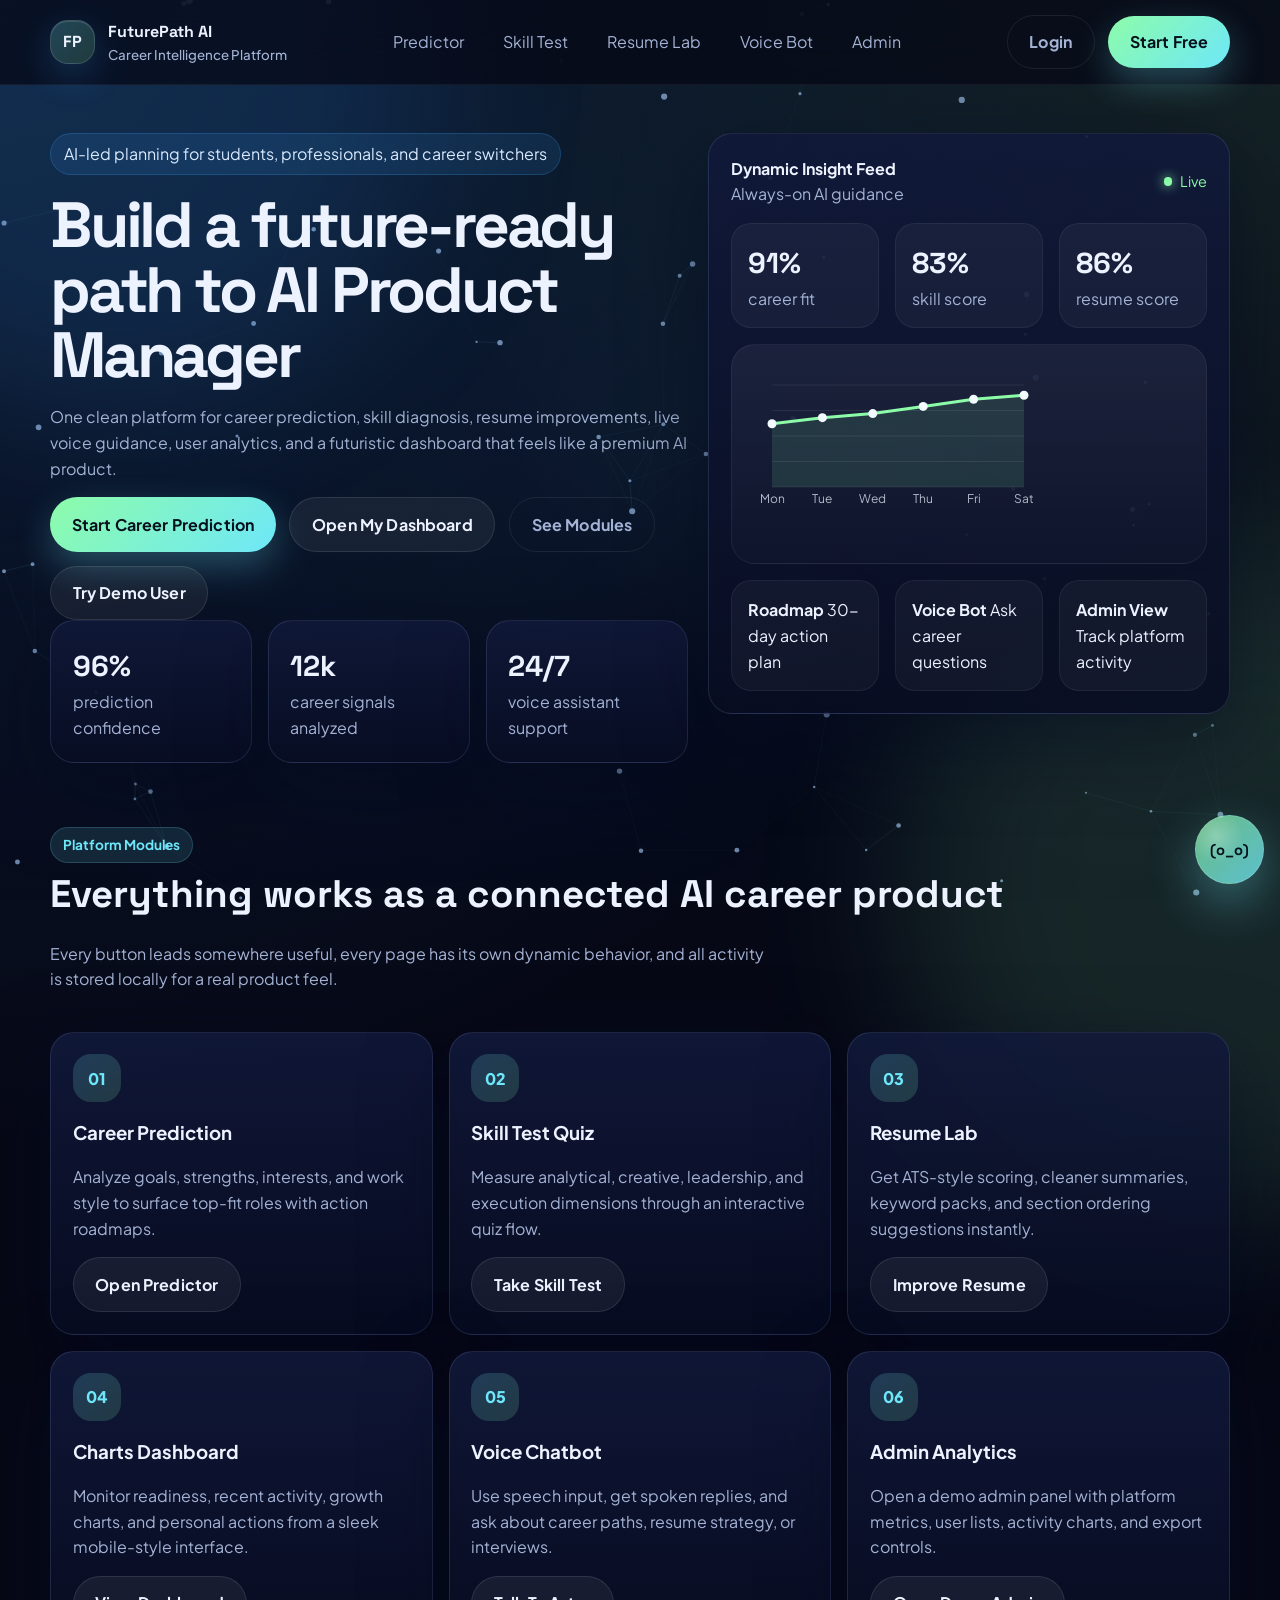
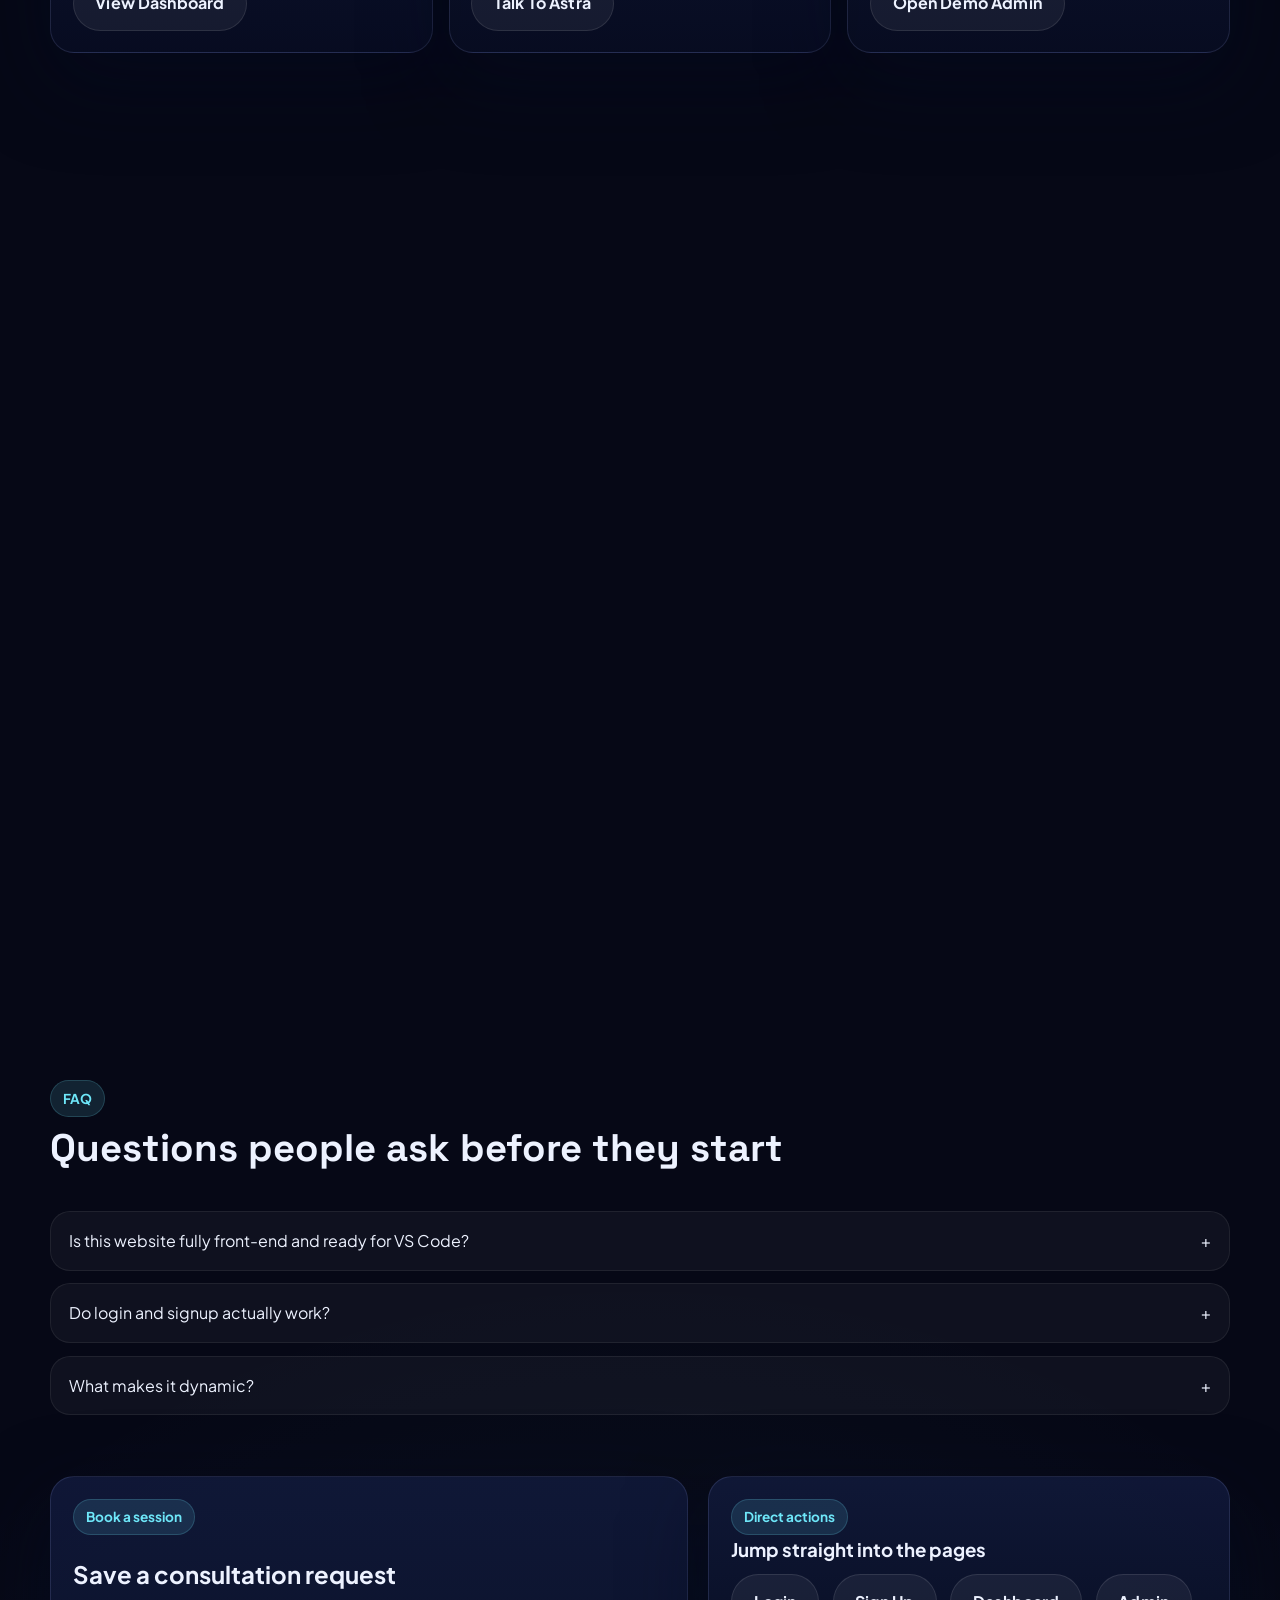
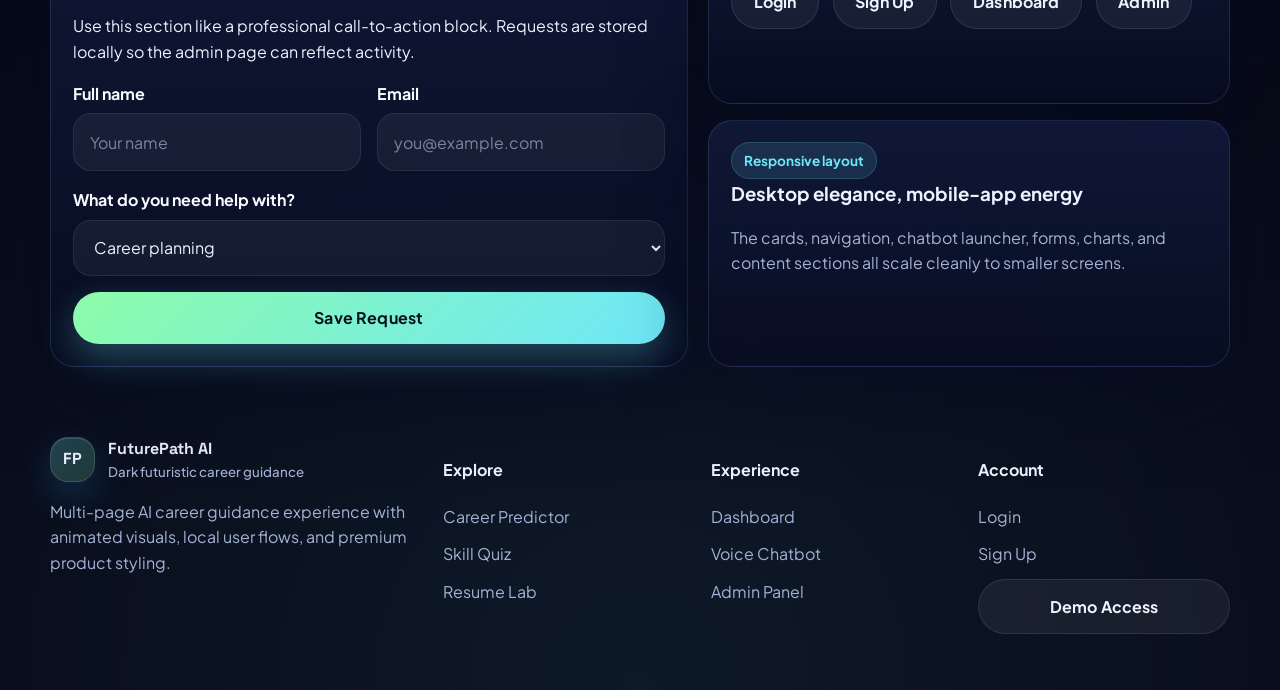
<file: index.html>
<!doctype html>
<html lang="en">
  <head>
    <meta charset="UTF-8" />
    <meta name="viewport" content="width=device-width, initial-scale=1.0" />
    <title>FuturePath AI | Career Guidance Platform</title>
    <meta
      name="description"
      content="FuturePath AI is a futuristic career guidance website with career prediction, skill testing, resume suggestions, voice chatbot, analytics dashboard, and admin controls."
    />
    <link rel="stylesheet" href="assets/css/styles.css" />
    <script src="assets/js/app.js" defer></script>
    <script src="assets/js/home.js" defer></script>
  </head>
  <body>
    <header class="site-header">
      <nav class="nav container">
        <a class="brand" href="index.html">
          <span class="brand-mark">FP</span>
          <span class="brand-copy"
            >FuturePath AI<small>Career Intelligence Platform</small></span
          >
        </a>
        <button class="nav-toggle" aria-label="Open navigation">
          <span></span><span></span><span></span>
        </button>
        <div class="nav-links">
          <a href="career-predictor.html">Predictor</a>
          <a href="skill-quiz.html">Skill Test</a>
          <a href="resume-lab.html">Resume Lab</a>
          <a href="voice-chatbot.html">Voice Bot</a>
          <a href="admin.html">Admin</a>
        </div>
        <div class="nav-actions">
          <a class="btn btn-ghost" href="login.html" data-auth-link>Login</a>
          <a class="btn btn-primary" href="signup.html" data-auth-cta
            >Start Free</a
          >
        </div>
      </nav>
    </header>

    <main>
      <section class="hero">
        <div class="container hero-grid">
          <div class="hero-copy reveal">
            <span class="eyebrow"
              >AI-led planning for students, professionals, and career
              switchers</span
            >
            <h1>
              Build a future-ready path to
              <span id="heroCareerTarget">AI Product Manager</span>
            </h1>
            <p>
              One clean platform for career prediction, skill diagnosis, resume
              improvements, live voice guidance, user analytics, and a
              futuristic dashboard that feels like a premium AI product.
            </p>
            <div class="hero-actions">
              <a class="btn btn-primary" href="career-predictor.html"
                >Start Career Prediction</a
              >
              <a class="btn btn-secondary" href="dashboard.html"
                >Open My Dashboard</a
              >
              <button
                class="btn btn-ghost"
                data-scroll-target="#platformModules"
              >
                See Modules
              </button>
              <button
                class="btn btn-secondary"
                type="button"
                data-demo-login="user"
              >
                Try Demo User
              </button>
            </div>
            <div class="hero-metrics">
              <article class="metric-chip">
                <strong data-count="96" data-suffix="%">0%</strong>
                <span>prediction confidence</span>
              </article>
              <article class="metric-chip">
                <strong data-count="12" data-suffix="k">0k</strong>
                <span>career signals analyzed</span>
              </article>
              <article class="metric-chip">
                <strong data-count="24" data-suffix="/7">0/7</strong>
                <span>voice assistant support</span>
              </article>
            </div>
          </div>

          <div class="hero-visual reveal">
            <div class="dashboard-preview glass-card tilt-card">
              <div class="preview-topbar">
                <div>
                  <strong class="mono">Dynamic Insight Feed</strong>
                  <div class="form-help">Always-on AI guidance</div>
                </div>
                <span class="status-dot">Live</span>
              </div>
              <div class="preview-stats">
                <div class="mini-stat">
                  <strong>91%</strong>
                  <span>career fit</span>
                </div>
                <div class="mini-stat">
                  <strong>83%</strong>
                  <span>skill score</span>
                </div>
                <div class="mini-stat">
                  <strong>86%</strong>
                  <span>resume score</span>
                </div>
              </div>
              <div class="mini-chart">
                <canvas id="heroTrendChart"></canvas>
              </div>
              <div class="score-list">
                <div class="score-item">
                  <strong>Roadmap</strong>
                  <span>30-day action plan</span>
                </div>
                <div class="score-item">
                  <strong>Voice Bot</strong>
                  <span>Ask career questions</span>
                </div>
                <div class="score-item">
                  <strong>Admin View</strong>
                  <span>Track platform activity</span>
                </div>
              </div>
            </div>
          </div>
        </div>
      </section>

      <section class="section" id="platformModules">
        <div class="container">
          <div class="section-header reveal">
            <div>
              <span class="tag">Platform Modules</span>
              <h2>Everything works as a connected AI career product</h2>
              <p>
                Every button leads somewhere useful, every page has its own
                dynamic behavior, and all activity is stored locally for a real
                product feel.
              </p>
            </div>
          </div>
          <div class="feature-grid">
            <article class="feature-card col-4 reveal tilt-card">
              <div class="icon-badge">01</div>
              <h3>Career Prediction</h3>
              <p>
                Analyze goals, strengths, interests, and work style to surface
                top-fit roles with action roadmaps.
              </p>
              <a class="btn btn-secondary" href="career-predictor.html"
                >Open Predictor</a
              >
            </article>
            <article class="feature-card col-4 reveal tilt-card">
              <div class="icon-badge">02</div>
              <h3>Skill Test Quiz</h3>
              <p>
                Measure analytical, creative, leadership, and execution
                dimensions through an interactive quiz flow.
              </p>
              <a class="btn btn-secondary" href="skill-quiz.html"
                >Take Skill Test</a
              >
            </article>
            <article class="feature-card col-4 reveal tilt-card">
              <div class="icon-badge">03</div>
              <h3>Resume Lab</h3>
              <p>
                Get ATS-style scoring, cleaner summaries, keyword packs, and
                section ordering suggestions instantly.
              </p>
              <a class="btn btn-secondary" href="resume-lab.html"
                >Improve Resume</a
              >
            </article>
            <article class="feature-card col-4 reveal tilt-card">
              <div class="icon-badge">04</div>
              <h3>Charts Dashboard</h3>
              <p>
                Monitor readiness, recent activity, growth charts, and personal
                actions from a sleek mobile-style interface.
              </p>
              <a class="btn btn-secondary" href="dashboard.html"
                >View Dashboard</a
              >
            </article>
            <article class="feature-card col-4 reveal tilt-card">
              <div class="icon-badge">05</div>
              <h3>Voice Chatbot</h3>
              <p>
                Use speech input, get spoken replies, and ask about career
                paths, resume strategy, or interviews.
              </p>
              <a class="btn btn-secondary" href="voice-chatbot.html"
                >Talk To Astra</a
              >
            </article>
            <article class="feature-card col-4 reveal tilt-card">
              <div class="icon-badge">06</div>
              <h3>Admin Analytics</h3>
              <p>
                Open a demo admin panel with platform metrics, user lists,
                activity charts, and export controls.
              </p>
              <button
                class="btn btn-secondary"
                type="button"
                data-demo-login="admin"
              >
                Open Demo Admin
              </button>
            </article>
          </div>
        </div>
      </section>

      <section class="section">
        <div class="container page-hero-grid">
          <div class="glass-card reveal">
            <span class="tag">How it works</span>
            <h2>Move from confusion to clarity in three guided stages</h2>
            <div class="timeline">
              <div class="timeline-item">
                <strong>1. Diagnose your direction</strong>
                <p>
                  Run the career predictor and skill quiz to reveal where your
                  strengths create the strongest fit.
                </p>
              </div>
              <div class="timeline-item">
                <strong>2. Turn insights into assets</strong>
                <p>
                  Use the resume lab and dashboard to turn the raw signal into
                  visible career materials and progress tracking.
                </p>
              </div>
              <div class="timeline-item">
                <strong>3. Keep momentum live</strong>
                <p>
                  Talk to the voice chatbot anytime and review platform growth
                  through the admin and user analytics pages.
                </p>
              </div>
            </div>
          </div>
          <div class="spotlight-card reveal">
            <div class="info-card">
              <span class="tag">Popular pathways</span>
              <h3>Top AI-age roles discovered by the platform</h3>
              <div class="chip-list">
                <span class="pill">AI Product Manager</span>
                <span class="pill">ML Engineer</span>
                <span class="pill">UX Research Analyst</span>
                <span class="pill">Data Scientist</span>
                <span class="pill">Cloud Automation Engineer</span>
              </div>
            </div>
            <div class="info-card">
              <span class="tag">Professional structure</span>
              <h3>
                Designed like a real product, not just a single landing page
              </h3>
              <p>
                The website includes full navigation, stateful pages, local
                account flows, charts, forms, scroll effects, hover effects, and
                responsive layouts for desktop and mobile.
              </p>
            </div>
          </div>
        </div>
      </section>

      <section class="section">
        <div class="container">
          <div class="section-header reveal">
            <div>
              <span class="tag">Testimonials</span>
              <h2>Professional experience with app-like polish</h2>
            </div>
          </div>
          <div class="feature-grid">
            <article class="testimonial-card col-4 reveal">
              <p>
                "The dashboard and predictor feel like a premium startup
                product. I could actually imagine using it every week."
              </p>
              <strong>Student user</strong>
            </article>
            <article class="testimonial-card col-4 reveal">
              <p>
                "The resume guidance gave me clearer phrasing, stronger
                keywords, and better confidence before applications."
              </p>
              <strong>Career switcher</strong>
            </article>
            <article class="testimonial-card col-4 reveal">
              <p>
                "The voice chatbot and admin demo made it feel like a full
                digital product, not just static pages."
              </p>
              <strong>Portfolio reviewer</strong>
            </article>
          </div>
        </div>
      </section>

      <section class="section">
        <div class="container">
          <div class="section-header reveal">
            <div>
              <span class="tag">FAQ</span>
              <h2>Questions people ask before they start</h2>
            </div>
          </div>
          <div class="faq-list">
            <article class="faq-item reveal">
              <button class="faq-toggle" type="button">
                <span
                  >Is this website fully front-end and ready for VS Code?</span
                >
                <span>+</span>
              </button>
              <div class="faq-content">
                <p>
                  Yes. It uses plain HTML, CSS, and JavaScript with local
                  storage, so you can open it directly after copying the files.
                </p>
              </div>
            </article>
            <article class="faq-item reveal">
              <button class="faq-toggle" type="button">
                <span>Do login and signup actually work?</span>
                <span>+</span>
              </button>
              <div class="faq-content">
                <p>
                  Yes. Accounts are stored in the browser using local storage,
                  and the demo user plus demo admin are seeded automatically.
                </p>
              </div>
            </article>
            <article class="faq-item reveal">
              <button class="faq-toggle" type="button">
                <span>What makes it dynamic?</span>
                <span>+</span>
              </button>
              <div class="faq-content">
                <p>
                  The background animates continuously, the chatbot face
                  changes, charts render live, counters animate, scroll reveal
                  effects fire, and forms generate real results.
                </p>
              </div>
            </article>
          </div>
        </div>
      </section>

      <section class="section">
        <div class="container page-hero-grid">
          <div class="glass-card reveal">
            <span class="tag">Book a session</span>
            <h2>Save a consultation request</h2>
            <p>
              Use this section like a professional call-to-action block.
              Requests are stored locally so the admin page can reflect
              activity.
            </p>
            <form id="contactForm">
              <div class="field-grid">
                <div class="field">
                  <label for="contactName">Full name</label>
                  <input
                    id="contactName"
                    name="name"
                    type="text"
                    placeholder="Your name"
                    required
                  />
                </div>
                <div class="field">
                  <label for="contactEmail">Email</label>
                  <input
                    id="contactEmail"
                    name="email"
                    type="email"
                    placeholder="you@example.com"
                    required
                  />
                </div>
              </div>
              <div class="field">
                <label for="contactInterest">What do you need help with?</label>
                <select id="contactInterest" name="interest">
                  <option value="Career planning">Career planning</option>
                  <option value="Resume review">Resume review</option>
                  <option value="Interview strategy">Interview strategy</option>
                  <option value="Skill roadmap">Skill roadmap</option>
                </select>
              </div>
              <button class="btn btn-primary" type="submit">
                Save Request
              </button>
            </form>
          </div>
          <div class="spotlight-card reveal">
            <div class="quick-card">
              <span class="tag">Direct actions</span>
              <h3>Jump straight into the pages</h3>
              <div class="button-row">
                <a class="btn btn-secondary" href="login.html">Login</a>
                <a class="btn btn-secondary" href="signup.html">Sign Up</a>
                <a class="btn btn-secondary" href="dashboard.html">Dashboard</a>
                <a class="btn btn-secondary" href="admin.html">Admin</a>
              </div>
            </div>
            <div class="quick-card">
              <span class="tag">Responsive layout</span>
              <h3>Desktop elegance, mobile-app energy</h3>
              <p>
                The cards, navigation, chatbot launcher, forms, charts, and
                content sections all scale cleanly to smaller screens.
              </p>
            </div>
          </div>
        </div>
      </section>
    </main>

    <footer class="site-footer">
      <div class="container footer-grid">
        <div class="footer-copy">
          <a class="brand" href="index.html">
            <span class="brand-mark">FP</span>
            <span class="brand-copy"
              >FuturePath AI<small>Dark futuristic career guidance</small></span
            >
          </a>
          <p>
            Multi-page AI career guidance experience with animated visuals,
            local user flows, and premium product styling.
          </p>
        </div>
        <div class="footer-column">
          <h4>Explore</h4>
          <div class="footer-links">
            <a href="career-predictor.html">Career Predictor</a>
            <a href="skill-quiz.html">Skill Quiz</a>
            <a href="resume-lab.html">Resume Lab</a>
          </div>
        </div>
        <div class="footer-column">
          <h4>Experience</h4>
          <div class="footer-links">
            <a href="dashboard.html">Dashboard</a>
            <a href="voice-chatbot.html">Voice Chatbot</a>
            <a href="admin.html">Admin Panel</a>
          </div>
        </div>
        <div class="footer-column">
          <h4>Account</h4>
          <div class="footer-links">
            <a href="login.html">Login</a>
            <a href="signup.html">Sign Up</a>
            <button
              class="btn btn-secondary"
              type="button"
              data-demo-login="user"
            >
              Demo Access
            </button>
          </div>
        </div>
      </div>
    </footer>
  </body>
</html>
</file>
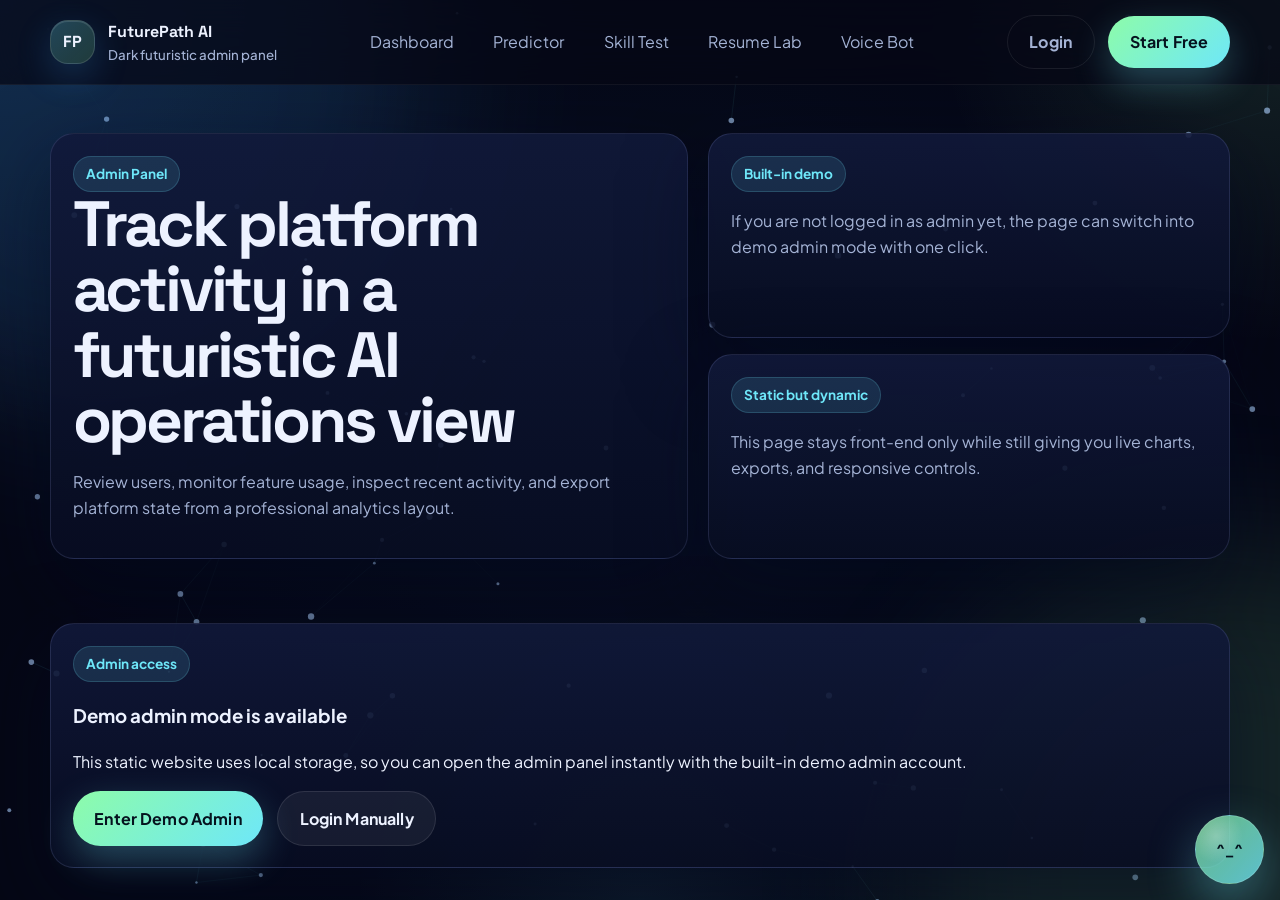
<file: admin.html>
<!doctype html>
<html lang="en">
  <head>
    <meta charset="UTF-8" />
    <meta name="viewport" content="width=device-width, initial-scale=1.0" />
    <title>Admin Panel | FuturePath AI</title>
    <link rel="stylesheet" href="assets/css/styles.css" />
    <script src="assets/js/app.js" defer></script>
    <script src="assets/js/admin.js" defer></script>
  </head>
  <body>
    <header class="site-header">
      <nav class="nav container">
        <a class="brand" href="index.html">
          <span class="brand-mark">FP</span>
          <span class="brand-copy"
            >FuturePath AI<small>Dark futuristic admin panel</small></span
          >
        </a>
        <button class="nav-toggle" aria-label="Open navigation">
          <span></span><span></span><span></span>
        </button>
        <div class="nav-links">
          <a href="dashboard.html">Dashboard</a>
          <a href="career-predictor.html">Predictor</a>
          <a href="skill-quiz.html">Skill Test</a>
          <a href="resume-lab.html">Resume Lab</a>
          <a href="voice-chatbot.html">Voice Bot</a>
        </div>
        <div class="nav-actions">
          <a class="btn btn-ghost" href="login.html" data-auth-link>Login</a>
          <a class="btn btn-primary" href="signup.html" data-auth-cta
            >Start Free</a
          >
        </div>
      </nav>
    </header>

    <main>
      <section class="page-hero">
        <div class="container page-hero-grid">
          <div class="glass-card reveal">
            <span class="tag">Admin Panel</span>
            <h1>
              Track platform activity in a futuristic AI operations view
            </h1>
            <p>
              Review users, monitor feature usage, inspect recent activity, and
              export platform state from a professional analytics layout.
            </p>
          </div>
          <div class="spotlight-card reveal">
            <div class="info-card">
              <span class="tag">Built-in demo</span>
              <p>
                If you are not logged in as admin yet, the page can switch into
                demo admin mode with one click.
              </p>
            </div>
            <div class="info-card">
              <span class="tag">Static but dynamic</span>
              <p>
                This page stays front-end only while still giving you live
                charts, exports, and responsive controls.
              </p>
            </div>
          </div>
        </div>
      </section>

      <section class="section">
        <div class="container">
          <div id="adminAccessGate" class="reveal"></div>

          <div id="adminContent" class="dashboard-grid">
            <article class="stat-card col-3 reveal">
              <h3>Users</h3>
              <span class="value" id="adminUsers">0</span>
              <p>Total accounts stored locally</p>
            </article>
            <article class="stat-card col-3 reveal">
              <h3>Predictions</h3>
              <span class="value" id="adminPredictions">0</span>
              <p>Career prediction submissions</p>
            </article>
            <article class="stat-card col-3 reveal">
              <h3>Quiz Runs</h3>
              <span class="value" id="adminQuiz">0</span>
              <p>Skill test completions</p>
            </article>
            <article class="stat-card col-3 reveal">
              <h3>Messages</h3>
              <span class="value" id="adminMessages">0</span>
              <p>Consultation requests saved</p>
            </article>

            <article class="chart-card col-8 reveal">
              <h3>Weekly activity</h3>
              <p>High-level platform usage pattern across recent days.</p>
              <canvas id="adminActivityChart"></canvas>
            </article>
            <article class="chart-card col-4 reveal">
              <h3>Feature usage mix</h3>
              <p>Compare how users engage with major modules.</p>
              <canvas id="adminFeatureChart"></canvas>
            </article>

            <article class="chart-card col-6 reveal">
              <h3>Role and feature totals</h3>
              <p>A compact operations view of the platform state.</p>
              <canvas id="adminRoleChart"></canvas>
            </article>
            <article class="panel-card col-6 reveal">
              <div class="table-header">
                <div>
                  <h3>Admin controls</h3>
                  <p>Use the actions below to simulate management workflows.</p>
                </div>
              </div>
              <div class="button-row">
                <button
                  class="btn btn-primary"
                  id="downloadAdminReport"
                  type="button"
                >
                  Download Admin Report
                </button>
                <button
                  class="btn btn-secondary"
                  id="sendBroadcast"
                  type="button"
                >
                  Send Broadcast
                </button>
              </div>
            </article>

            <article class="panel-card col-6 reveal">
              <h3>Recent users</h3>
              <div class="admin-table" id="recentUsers"></div>
            </article>
            <article class="panel-card col-6 reveal">
              <h3>Platform events</h3>
              <div class="admin-table" id="platformEvents"></div>
            </article>
          </div>
        </div>
      </section>
    </main>
  </body>
</html>
</file>
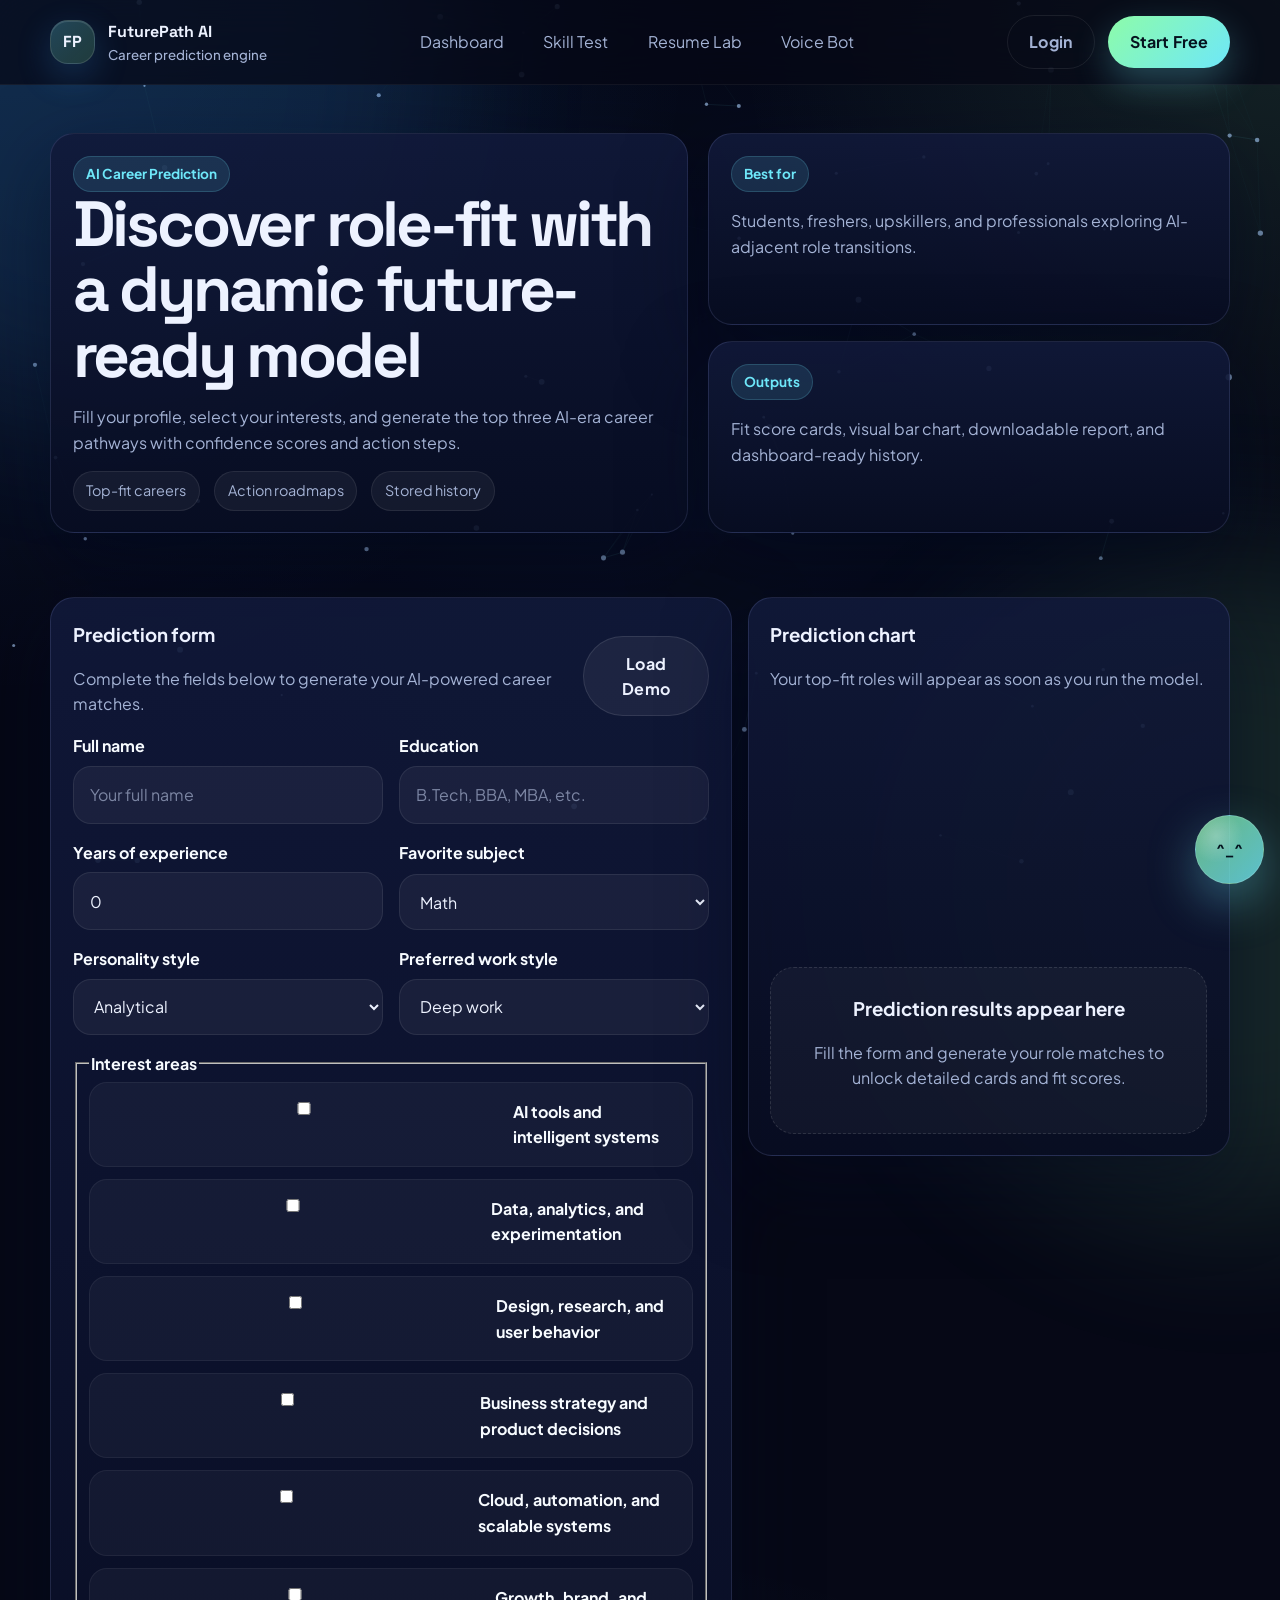
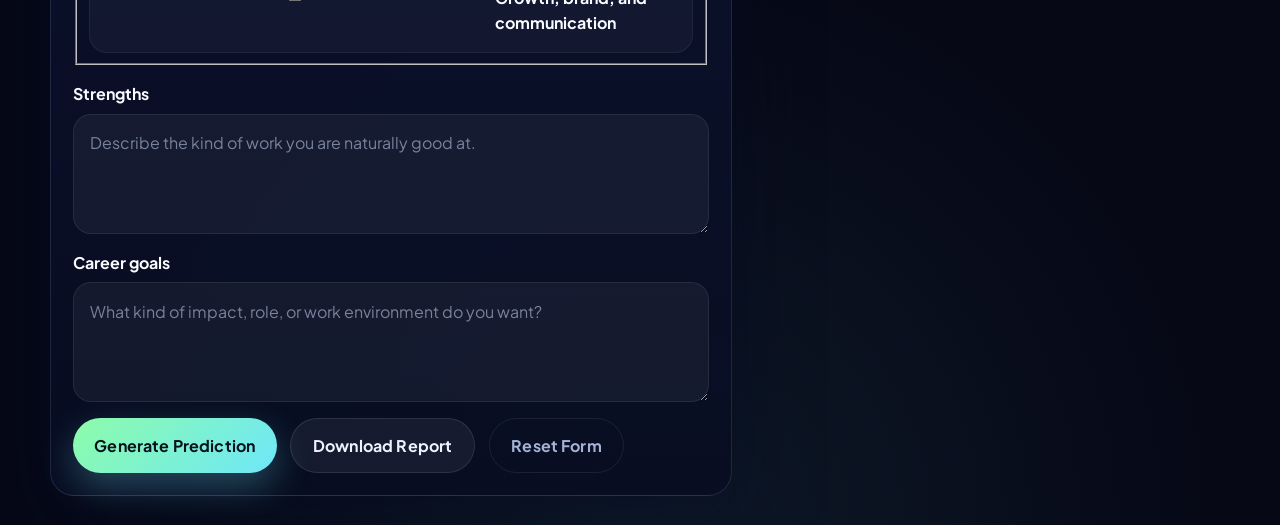
<file: career-predictor.html>
<!DOCTYPE html>
<html lang="en">
  <head>
    <meta charset="UTF-8" />
    <meta name="viewport" content="width=device-width, initial-scale=1.0" />
    <title>Career Predictor | FuturePath AI</title>
    <link rel="stylesheet" href="assets/css/styles.css" />
    <script src="assets/js/app.js" defer></script>
    <script src="assets/js/predictor.js" defer></script>
  </head>
  <body>
    <header class="site-header">
      <nav class="nav container">
        <a class="brand" href="index.html">
          <span class="brand-mark">FP</span>
          <span class="brand-copy">FuturePath AI<small>Career prediction engine</small></span>
        </a>
        <button class="nav-toggle" aria-label="Open navigation">
          <span></span><span></span><span></span>
        </button>
        <div class="nav-links">
          <a href="dashboard.html">Dashboard</a>
          <a href="skill-quiz.html">Skill Test</a>
          <a href="resume-lab.html">Resume Lab</a>
          <a href="voice-chatbot.html">Voice Bot</a>
        </div>
        <div class="nav-actions">
          <a class="btn btn-ghost" href="login.html" data-auth-link>Login</a>
          <a class="btn btn-primary" href="signup.html" data-auth-cta>Start Free</a>
        </div>
      </nav>
    </header>

    <main>
      <section class="page-hero">
        <div class="container page-hero-grid">
          <div class="glass-card reveal">
            <span class="tag">AI Career Prediction</span>
            <h1>Discover role-fit with a dynamic future-ready model</h1>
            <p>Fill your profile, select your interests, and generate the top three AI-era career pathways with confidence scores and action steps.</p>
            <div class="chip-list">
              <span class="pill">Top-fit careers</span>
              <span class="pill">Action roadmaps</span>
              <span class="pill">Stored history</span>
            </div>
          </div>
          <div class="spotlight-card reveal">
            <div class="info-card">
              <span class="tag">Best for</span>
              <p>Students, freshers, upskillers, and professionals exploring AI-adjacent role transitions.</p>
            </div>
            <div class="info-card">
              <span class="tag">Outputs</span>
              <p>Fit score cards, visual bar chart, downloadable report, and dashboard-ready history.</p>
            </div>
          </div>
        </div>
      </section>

      <section class="section">
        <div class="container">
          <div class="dashboard-grid">
            <article class="panel-card col-7 reveal">
              <div class="table-header">
                <div>
                  <h3>Prediction form</h3>
                  <p>Complete the fields below to generate your AI-powered career matches.</p>
                </div>
                <button class="btn btn-secondary" id="loadPredictorDemo" type="button">Load Demo</button>
              </div>
              <form id="predictorForm">
                <div class="field-grid">
                  <div class="field">
                    <label for="predictorName">Full name</label>
                    <input id="predictorName" name="name" type="text" placeholder="Your full name" required />
                  </div>
                  <div class="field">
                    <label for="predictorEducation">Education</label>
                    <input id="predictorEducation" name="education" type="text" placeholder="B.Tech, BBA, MBA, etc." required />
                  </div>
                </div>
                <div class="field-grid">
                  <div class="field">
                    <label for="predictorExperience">Years of experience</label>
                    <input id="predictorExperience" name="experience" type="number" min="0" max="20" value="0" />
                  </div>
                  <div class="field">
                    <label for="predictorSubject">Favorite subject</label>
                    <select id="predictorSubject" name="favoriteSubject">
                      <option value="math">Math</option>
                      <option value="design">Design</option>
                      <option value="economics">Economics</option>
                      <option value="psychology">Psychology</option>
                      <option value="computer-science">Computer Science</option>
                    </select>
                  </div>
                </div>
                <div class="field-grid">
                  <div class="field">
                    <label for="predictorPersonality">Personality style</label>
                    <select id="predictorPersonality" name="personality">
                      <option value="analytical">Analytical</option>
                      <option value="visionary">Visionary</option>
                      <option value="empathetic">Empathetic</option>
                      <option value="builder">Builder</option>
                    </select>
                  </div>
                  <div class="field">
                    <label for="predictorWorkStyle">Preferred work style</label>
                    <select id="predictorWorkStyle" name="workStyle">
                      <option value="deep-work">Deep work</option>
                      <option value="collaboration">Collaboration</option>
                      <option value="fast-moving">Fast moving teams</option>
                      <option value="hybrid">Hybrid balance</option>
                    </select>
                  </div>
                </div>
                <fieldset class="field">
                  <legend>Interest areas</legend>
                  <div class="checkbox-group">
                    <label class="checkbox-card"><input type="checkbox" name="interests" value="ai" /> AI tools and intelligent systems</label>
                    <label class="checkbox-card"><input type="checkbox" name="interests" value="data" /> Data, analytics, and experimentation</label>
                    <label class="checkbox-card"><input type="checkbox" name="interests" value="design" /> Design, research, and user behavior</label>
                    <label class="checkbox-card"><input type="checkbox" name="interests" value="business" /> Business strategy and product decisions</label>
                    <label class="checkbox-card"><input type="checkbox" name="interests" value="cloud" /> Cloud, automation, and scalable systems</label>
                    <label class="checkbox-card"><input type="checkbox" name="interests" value="marketing" /> Growth, brand, and communication</label>
                  </div>
                </fieldset>
                <div class="field">
                  <label for="predictorStrengths">Strengths</label>
                  <textarea id="predictorStrengths" name="strengths" placeholder="Describe the kind of work you are naturally good at." required></textarea>
                </div>
                <div class="field">
                  <label for="predictorGoals">Career goals</label>
                  <textarea id="predictorGoals" name="goals" placeholder="What kind of impact, role, or work environment do you want?" required></textarea>
                </div>
                <div class="button-row">
                  <button class="btn btn-primary" type="submit">Generate Prediction</button>
                  <button class="btn btn-secondary" id="savePredictionReport" type="button">Download Report</button>
                  <button class="btn btn-ghost" type="reset">Reset Form</button>
                </div>
              </form>
            </article>

            <article class="chart-card col-5 reveal">
              <h3>Prediction chart</h3>
              <p>Your top-fit roles will appear as soon as you run the model.</p>
              <canvas id="predictionChart"></canvas>
              <div id="predictionResults" class="progress-list">
                <div class="empty-state">
                  <h3>Prediction results appear here</h3>
                  <p>Fill the form and generate your role matches to unlock detailed cards and fit scores.</p>
                </div>
              </div>
            </article>
          </div>
        </div>
      </section>
    </main>
  </body>
</html>
</file>
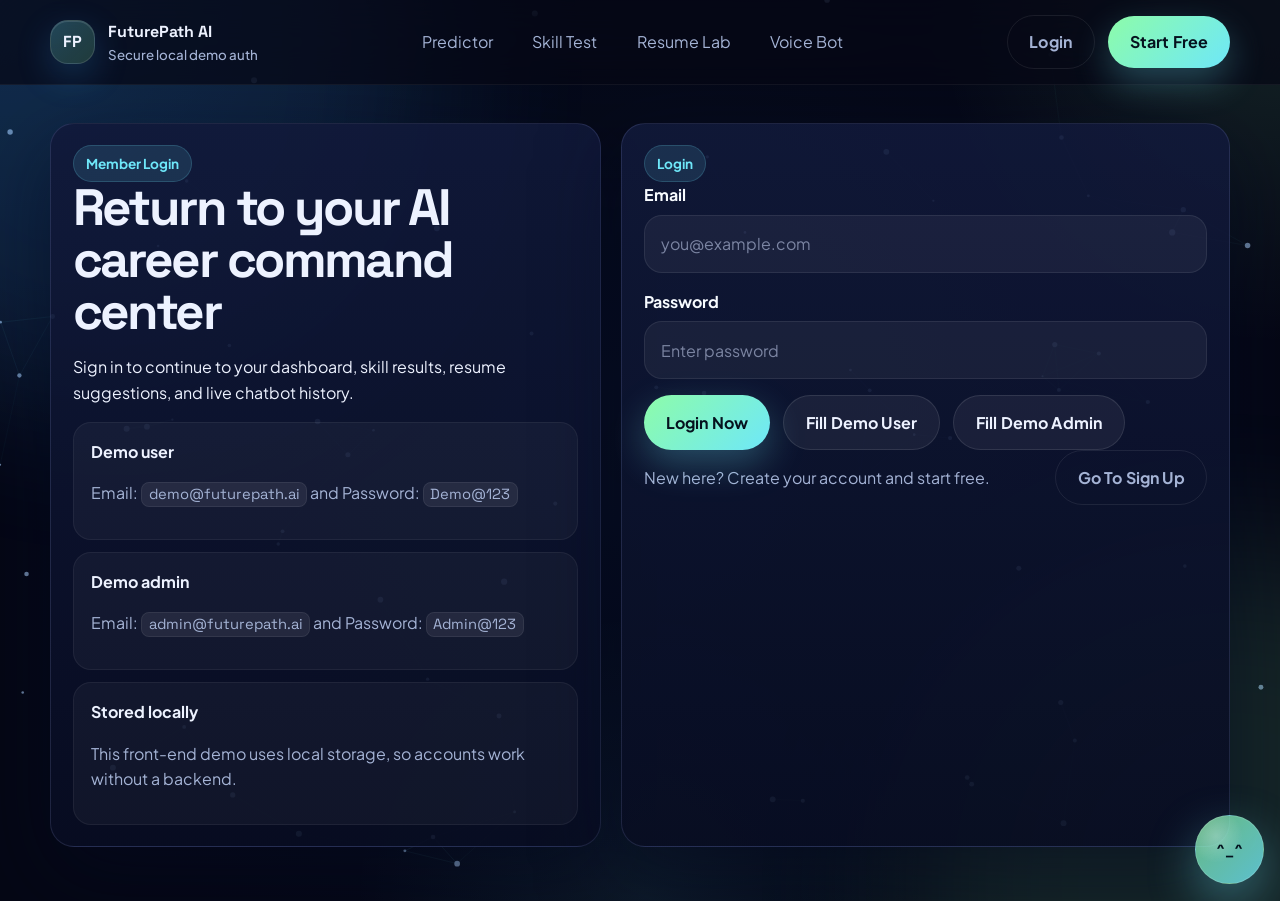
<file: dashboard.html>
<!DOCTYPE html>
<html lang="en">
  <head>
    <meta charset="UTF-8" />
    <meta name="viewport" content="width=device-width, initial-scale=1.0" />
    <title>Dashboard | FuturePath AI</title>
    <link rel="stylesheet" href="assets/css/styles.css" />
    <script src="assets/js/app.js" defer></script>
    <script src="assets/js/dashboard.js" defer></script>
  </head>
  <body>
    <header class="site-header">
      <nav class="nav container">
        <a class="brand" href="index.html">
          <span class="brand-mark">FP</span>
          <span class="brand-copy">FuturePath AI<small>User dashboard</small></span>
        </a>
        <button class="nav-toggle" aria-label="Open navigation">
          <span></span><span></span><span></span>
        </button>
        <div class="nav-links">
          <a href="career-predictor.html">Predictor</a>
          <a href="skill-quiz.html">Skill Test</a>
          <a href="resume-lab.html">Resume Lab</a>
          <a href="voice-chatbot.html">Voice Bot</a>
          <a href="admin.html">Admin</a>
        </div>
        <div class="nav-actions">
          <a class="btn btn-ghost" href="login.html" data-auth-link>Login</a>
          <a class="btn btn-primary" href="signup.html" data-auth-cta>Start Free</a>
        </div>
      </nav>
    </header>

    <main>
      <section class="page-hero">
        <div class="container page-hero-grid">
          <div class="glass-card reveal">
            <span class="tag">Personal Hub</span>
            <h1><span data-dashboard-name>User</span>, your growth dashboard is live</h1>
            <p>Track predictions, review skill signals, improve resume quality, and move between all features from one clean product dashboard.</p>
            <div class="button-row">
              <a class="btn btn-primary" href="career-predictor.html">Run New Prediction</a>
              <a class="btn btn-secondary" href="skill-quiz.html">Retake Skill Test</a>
              <button class="btn btn-ghost" id="downloadSnapshot" type="button">Download Snapshot</button>
            </div>
          </div>
          <div class="spotlight-card reveal">
            <div class="info-card">
              <span class="tag">Current mode</span>
              <h3>Mobile-app style career cockpit</h3>
              <p>Everything on this page is designed to feel like a real SaaS dashboard, including charts, activity, metrics, and quick actions.</p>
            </div>
            <div class="info-card">
              <span class="tag">Quick access</span>
              <div class="chip-list">
                <span class="pill">Live charts</span>
                <span class="pill">Stored history</span>
                <span class="pill">AI guidance</span>
                <span class="pill">Responsive layout</span>
              </div>
            </div>
          </div>
        </div>
      </section>

      <section class="section">
        <div class="container">
          <div class="dashboard-grid">
            <article class="stat-card col-3 reveal">
              <h3>Predictions</h3>
              <span class="value" id="metricPredictions">0</span>
              <p>Career path simulations saved</p>
            </article>
            <article class="stat-card col-3 reveal">
              <h3>Readiness</h3>
              <span class="value" id="metricReadiness">0%</span>
              <p>Current skill readiness level</p>
            </article>
            <article class="stat-card col-3 reveal">
              <h3>Resume Score</h3>
              <span class="value" id="metricResume">0%</span>
              <p>ATS-style strength indicator</p>
            </article>
            <article class="stat-card col-3 reveal">
              <h3>Top Focus</h3>
              <span class="value" id="metricCareer">-</span>
              <p>Your strongest current direction</p>
            </article>

            <article class="chart-card col-8 reveal">
              <h3>Career readiness trend</h3>
              <p>Live line chart showing how your profile is moving over time.</p>
              <canvas id="careerGrowthChart"></canvas>
            </article>
            <article class="chart-card col-4 reveal">
              <h3>Weekly focus mix</h3>
              <p>Where your energy should go next.</p>
              <canvas id="focusChart"></canvas>
            </article>

            <article class="chart-card col-6 reveal">
              <h3>Strength dimensions</h3>
              <p>Breakdown of your current quiz or demo insight profile.</p>
              <canvas id="strengthChart"></canvas>
            </article>
            <article class="panel-card col-6 reveal">
              <div class="table-header">
                <div>
                  <h3>Recent activity</h3>
                  <p>Stored events from the predictor, skill test, and resume lab.</p>
                </div>
                <a class="btn btn-secondary" href="voice-chatbot.html">Ask Astra</a>
              </div>
              <div class="dashboard-list" id="activityList"></div>
            </article>

            <article class="quick-card col-4 reveal">
              <span class="tag">Action</span>
              <h3>Career Predictor</h3>
              <p>Generate a new role map using your goals, work style, and interests.</p>
              <a class="btn btn-secondary" href="career-predictor.html">Open</a>
            </article>
            <article class="quick-card col-4 reveal">
              <span class="tag">Action</span>
              <h3>Resume Lab</h3>
              <p>Sharpen your profile for ATS systems and more confident applications.</p>
              <a class="btn btn-secondary" href="resume-lab.html">Open</a>
            </article>
            <article class="quick-card col-4 reveal">
              <span class="tag">Action</span>
              <h3>Voice Chatbot</h3>
              <p>Speak your question and get dynamic career guidance with voice reply support.</p>
              <a class="btn btn-secondary" href="voice-chatbot.html">Open</a>
            </article>
          </div>

          <nav class="mobile-dock reveal" aria-label="Quick navigation">
            <a href="dashboard.html">Dashboard</a>
            <a href="career-predictor.html">Predict</a>
            <a href="skill-quiz.html">Quiz</a>
            <a href="resume-lab.html">Resume</a>
          </nav>
        </div>
      </section>
    </main>
  </body>
</html>
</file>
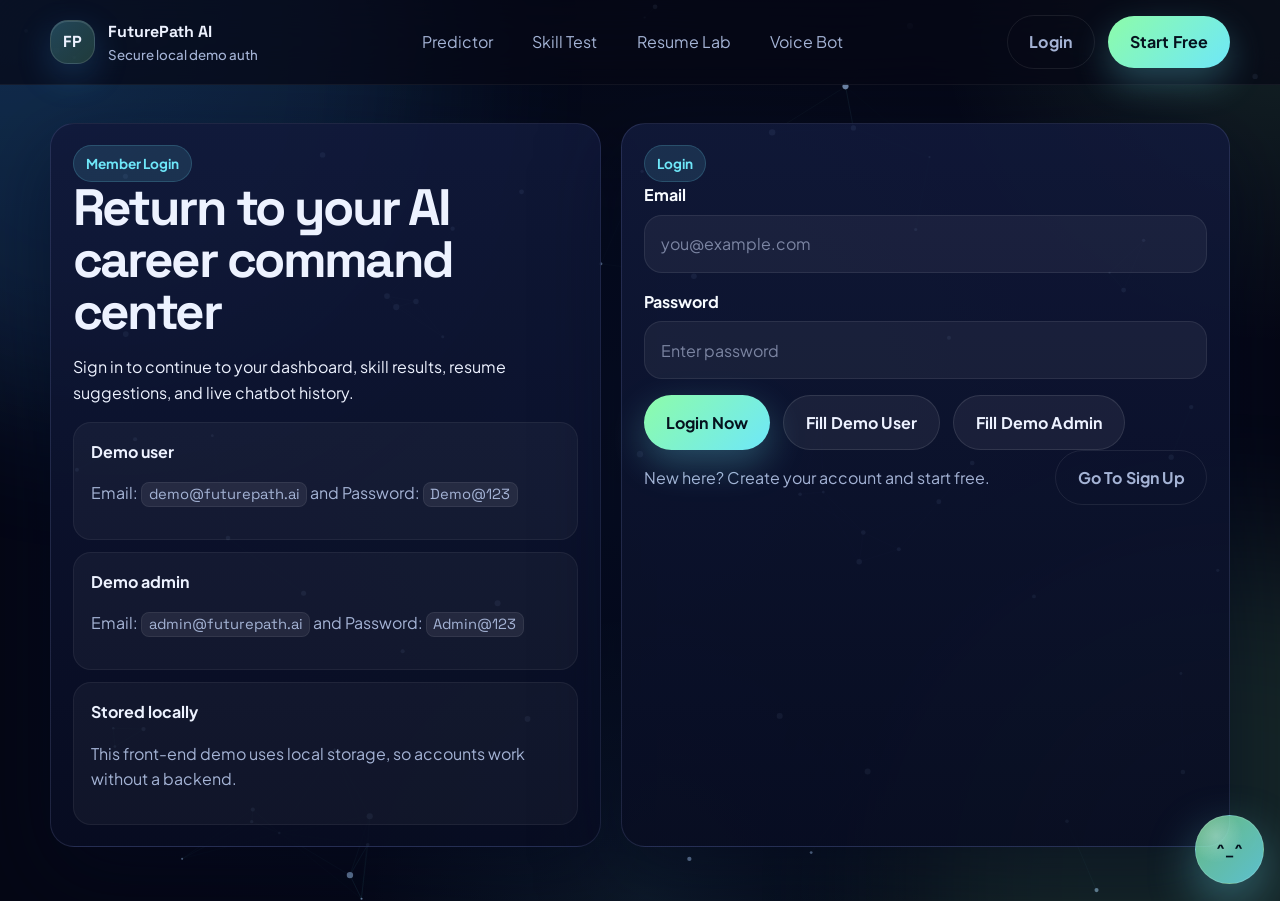
<file: login.html>
<!DOCTYPE html>
<html lang="en">
  <head>
    <meta charset="UTF-8" />
    <meta name="viewport" content="width=device-width, initial-scale=1.0" />
    <title>Login | FuturePath AI</title>
    <link rel="stylesheet" href="assets/css/styles.css" />
    <script src="assets/js/app.js" defer></script>
    <script src="assets/js/auth.js" defer></script>
  </head>
  <body>
    <header class="site-header">
      <nav class="nav container">
        <a class="brand" href="index.html">
          <span class="brand-mark">FP</span>
          <span class="brand-copy">FuturePath AI<small>Secure local demo auth</small></span>
        </a>
        <button class="nav-toggle" aria-label="Open navigation">
          <span></span><span></span><span></span>
        </button>
        <div class="nav-links">
          <a href="career-predictor.html">Predictor</a>
          <a href="skill-quiz.html">Skill Test</a>
          <a href="resume-lab.html">Resume Lab</a>
          <a href="voice-chatbot.html">Voice Bot</a>
        </div>
        <div class="nav-actions">
          <a class="btn btn-ghost" href="login.html" data-auth-link>Login</a>
          <a class="btn btn-primary" href="signup.html" data-auth-cta>Start Free</a>
        </div>
      </nav>
    </header>

    <main class="auth-shell">
      <div class="container auth-layout">
        <section class="auth-card reveal">
          <span class="tag">Member Login</span>
          <h1 class="auth-title">Return to your AI career command center</h1>
          <p>Sign in to continue to your dashboard, skill results, resume suggestions, and live chatbot history.</p>
          <div class="feature-stack">
            <div class="stack-item">
              <strong>Demo user</strong>
              <p class="form-help">Email: <code>demo@futurepath.ai</code> and Password: <code>Demo@123</code></p>
            </div>
            <div class="stack-item">
              <strong>Demo admin</strong>
              <p class="form-help">Email: <code>admin@futurepath.ai</code> and Password: <code>Admin@123</code></p>
            </div>
            <div class="stack-item">
              <strong>Stored locally</strong>
              <p class="form-help">This front-end demo uses local storage, so accounts work without a backend.</p>
            </div>
          </div>
        </section>

        <section class="auth-card reveal">
          <span class="tag">Login</span>
          <form id="loginForm">
            <div class="field">
              <label for="loginEmail">Email</label>
              <input id="loginEmail" name="email" type="email" placeholder="you@example.com" required />
            </div>
            <div class="field">
              <label for="loginPassword">Password</label>
              <input id="loginPassword" name="password" type="password" placeholder="Enter password" required />
            </div>
            <div class="button-row">
              <button class="btn btn-primary" type="submit">Login Now</button>
              <button class="btn btn-secondary" type="button" data-fill-demo="user">Fill Demo User</button>
              <button class="btn btn-secondary" type="button" data-fill-demo="admin">Fill Demo Admin</button>
            </div>
          </form>
          <div class="help-row">
            <span class="form-help">New here? Create your account and start free.</span>
            <a class="btn btn-ghost" href="signup.html">Go To Sign Up</a>
          </div>
        </section>
      </div>
    </main>
  </body>
</html>
</file>
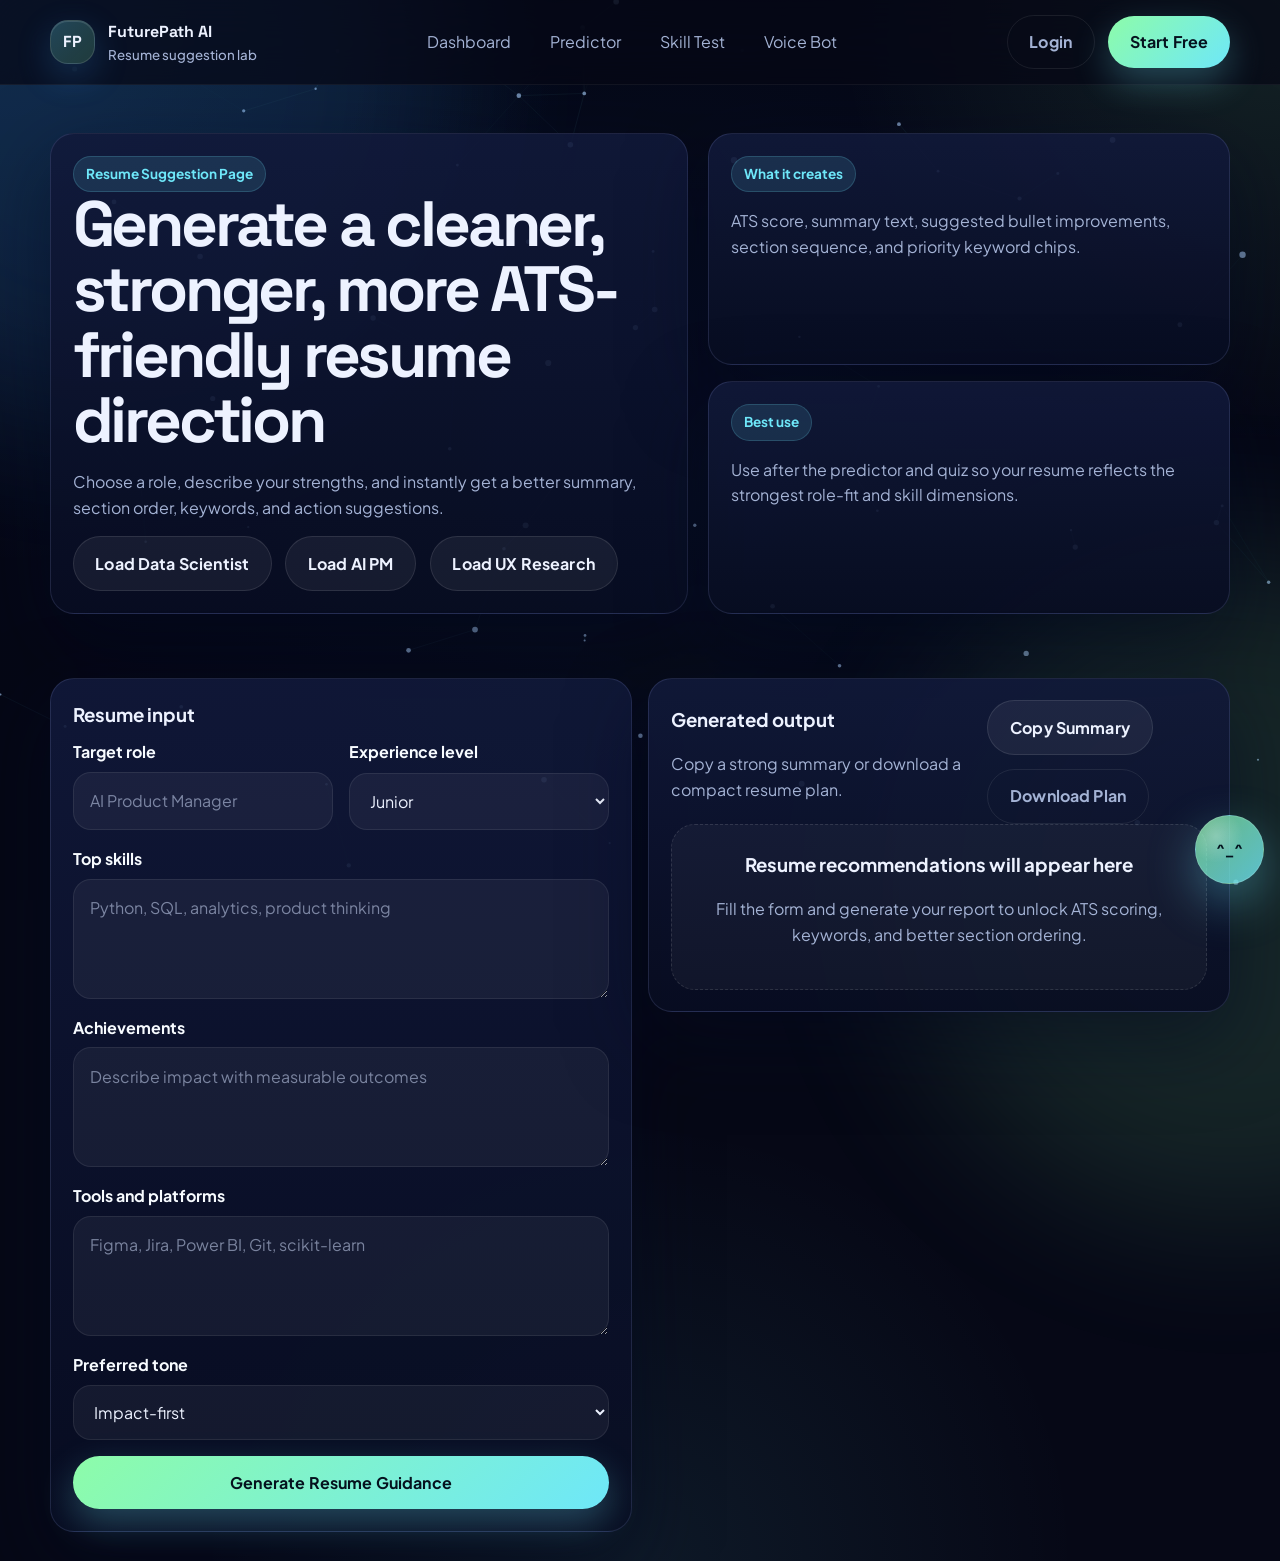
<file: resume-lab.html>
<!DOCTYPE html>
<html lang="en">
  <head>
    <meta charset="UTF-8" />
    <meta name="viewport" content="width=device-width, initial-scale=1.0" />
    <title>Resume Lab | FuturePath AI</title>
    <link rel="stylesheet" href="assets/css/styles.css" />
    <script src="assets/js/app.js" defer></script>
    <script src="assets/js/resume.js" defer></script>
  </head>
  <body>
    <header class="site-header">
      <nav class="nav container">
        <a class="brand" href="index.html">
          <span class="brand-mark">FP</span>
          <span class="brand-copy">FuturePath AI<small>Resume suggestion lab</small></span>
        </a>
        <button class="nav-toggle" aria-label="Open navigation">
          <span></span><span></span><span></span>
        </button>
        <div class="nav-links">
          <a href="dashboard.html">Dashboard</a>
          <a href="career-predictor.html">Predictor</a>
          <a href="skill-quiz.html">Skill Test</a>
          <a href="voice-chatbot.html">Voice Bot</a>
        </div>
        <div class="nav-actions">
          <a class="btn btn-ghost" href="login.html" data-auth-link>Login</a>
          <a class="btn btn-primary" href="signup.html" data-auth-cta>Start Free</a>
        </div>
      </nav>
    </header>

    <main>
      <section class="page-hero">
        <div class="container page-hero-grid">
          <div class="glass-card reveal">
            <span class="tag">Resume Suggestion Page</span>
            <h1>Generate a cleaner, stronger, more ATS-friendly resume direction</h1>
            <p>Choose a role, describe your strengths, and instantly get a better summary, section order, keywords, and action suggestions.</p>
            <div class="button-row">
              <button class="btn btn-secondary" type="button" data-template="data-scientist">Load Data Scientist</button>
              <button class="btn btn-secondary" type="button" data-template="product-manager">Load AI PM</button>
              <button class="btn btn-secondary" type="button" data-template="ux-research">Load UX Research</button>
            </div>
          </div>
          <div class="spotlight-card reveal">
            <div class="info-card">
              <span class="tag">What it creates</span>
              <p>ATS score, summary text, suggested bullet improvements, section sequence, and priority keyword chips.</p>
            </div>
            <div class="info-card">
              <span class="tag">Best use</span>
              <p>Use after the predictor and quiz so your resume reflects the strongest role-fit and skill dimensions.</p>
            </div>
          </div>
        </div>
      </section>

      <section class="section">
        <div class="container dashboard-grid">
          <article class="panel-card col-6 reveal">
            <h3>Resume input</h3>
            <form id="resumeForm">
              <div class="field-grid">
                <div class="field">
                  <label for="resumeRole">Target role</label>
                  <input id="resumeRole" name="targetRole" type="text" placeholder="AI Product Manager" required />
                </div>
                <div class="field">
                  <label for="resumeExperience">Experience level</label>
                  <select id="resumeExperience" name="experienceLevel">
                    <option value="junior">Junior</option>
                    <option value="mid">Mid</option>
                    <option value="senior">Senior</option>
                  </select>
                </div>
              </div>
              <div class="field">
                <label for="resumeSkills">Top skills</label>
                <textarea id="resumeSkills" name="topSkills" placeholder="Python, SQL, analytics, product thinking" required></textarea>
              </div>
              <div class="field">
                <label for="resumeAchievements">Achievements</label>
                <textarea id="resumeAchievements" name="achievements" placeholder="Describe impact with measurable outcomes" required></textarea>
              </div>
              <div class="field">
                <label for="resumeTools">Tools and platforms</label>
                <textarea id="resumeTools" name="tools" placeholder="Figma, Jira, Power BI, Git, scikit-learn" required></textarea>
              </div>
              <div class="field">
                <label for="resumeTone">Preferred tone</label>
                <select id="resumeTone" name="tone">
                  <option value="impact">Impact-first</option>
                  <option value="leadership">Leadership-focused</option>
                  <option value="story">Narrative and story</option>
                </select>
              </div>
              <button class="btn btn-primary" type="submit">Generate Resume Guidance</button>
            </form>
          </article>

          <article class="panel-card col-6 reveal">
            <div class="table-header">
              <div>
                <h3>Generated output</h3>
                <p>Copy a strong summary or download a compact resume plan.</p>
              </div>
              <div class="button-row">
                <button class="btn btn-secondary" id="copyResumeSummary" type="button">Copy Summary</button>
                <button class="btn btn-ghost" id="downloadResumePlan" type="button">Download Plan</button>
              </div>
            </div>
            <div id="resumeOutput">
              <div class="empty-state">
                <h3>Resume recommendations will appear here</h3>
                <p>Fill the form and generate your report to unlock ATS scoring, keywords, and better section ordering.</p>
              </div>
            </div>
          </article>
        </div>
      </section>
    </main>
  </body>
</html>
</file>
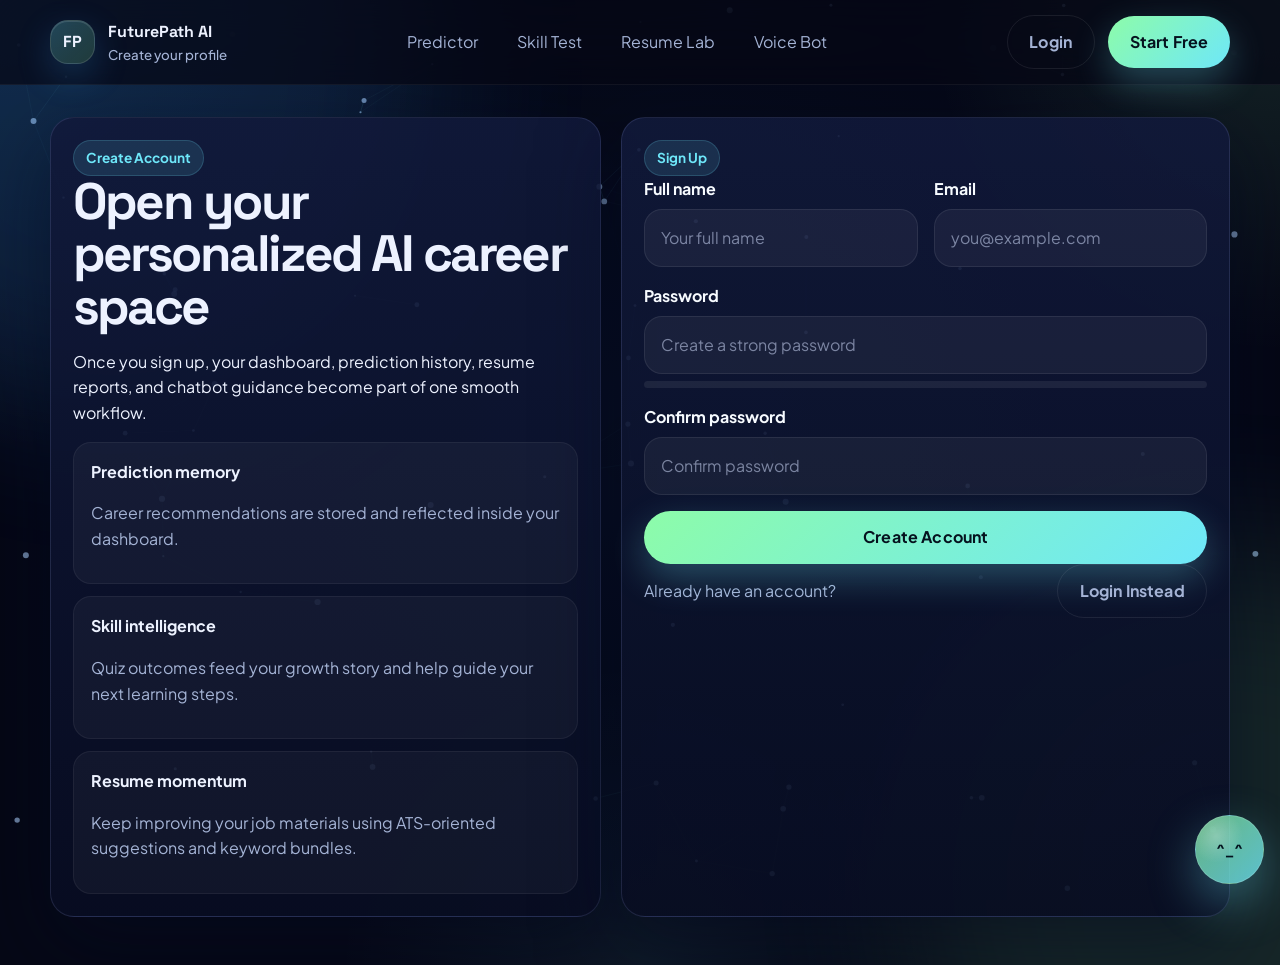
<file: signup.html>
<!DOCTYPE html>
<html lang="en">
  <head>
    <meta charset="UTF-8" />
    <meta name="viewport" content="width=device-width, initial-scale=1.0" />
    <title>Sign Up | FuturePath AI</title>
    <link rel="stylesheet" href="assets/css/styles.css" />
    <script src="assets/js/app.js" defer></script>
    <script src="assets/js/auth.js" defer></script>
  </head>
  <body>
    <header class="site-header">
      <nav class="nav container">
        <a class="brand" href="index.html">
          <span class="brand-mark">FP</span>
          <span class="brand-copy">FuturePath AI<small>Create your profile</small></span>
        </a>
        <button class="nav-toggle" aria-label="Open navigation">
          <span></span><span></span><span></span>
        </button>
        <div class="nav-links">
          <a href="career-predictor.html">Predictor</a>
          <a href="skill-quiz.html">Skill Test</a>
          <a href="resume-lab.html">Resume Lab</a>
          <a href="voice-chatbot.html">Voice Bot</a>
        </div>
        <div class="nav-actions">
          <a class="btn btn-ghost" href="login.html" data-auth-link>Login</a>
          <a class="btn btn-primary" href="signup.html" data-auth-cta>Start Free</a>
        </div>
      </nav>
    </header>

    <main class="auth-shell">
      <div class="container auth-layout">
        <section class="auth-card reveal">
          <span class="tag">Create Account</span>
          <h1 class="auth-title">Open your personalized AI career space</h1>
          <p>Once you sign up, your dashboard, prediction history, resume reports, and chatbot guidance become part of one smooth workflow.</p>
          <div class="feature-stack">
            <div class="stack-item">
              <strong>Prediction memory</strong>
              <p class="form-help">Career recommendations are stored and reflected inside your dashboard.</p>
            </div>
            <div class="stack-item">
              <strong>Skill intelligence</strong>
              <p class="form-help">Quiz outcomes feed your growth story and help guide your next learning steps.</p>
            </div>
            <div class="stack-item">
              <strong>Resume momentum</strong>
              <p class="form-help">Keep improving your job materials using ATS-oriented suggestions and keyword bundles.</p>
            </div>
          </div>
        </section>

        <section class="auth-card reveal">
          <span class="tag">Sign Up</span>
          <form id="signupForm">
            <div class="field-grid">
              <div class="field">
                <label for="signupName">Full name</label>
                <input id="signupName" name="name" type="text" placeholder="Your full name" required />
              </div>
              <div class="field">
                <label for="signupEmail">Email</label>
                <input id="signupEmail" name="email" type="email" placeholder="you@example.com" required />
              </div>
            </div>
            <div class="field">
              <label for="signupPassword">Password</label>
              <input id="signupPassword" name="password" type="password" placeholder="Create a strong password" required />
              <div class="password-meter"><span></span></div>
            </div>
            <div class="field">
              <label for="signupConfirmPassword">Confirm password</label>
              <input id="signupConfirmPassword" name="confirmPassword" type="password" placeholder="Confirm password" required />
            </div>
            <button class="btn btn-primary" type="submit">Create Account</button>
          </form>
          <div class="help-row">
            <span class="form-help">Already have an account?</span>
            <a class="btn btn-ghost" href="login.html">Login Instead</a>
          </div>
        </section>
      </div>
    </main>
  </body>
</html>
</file>
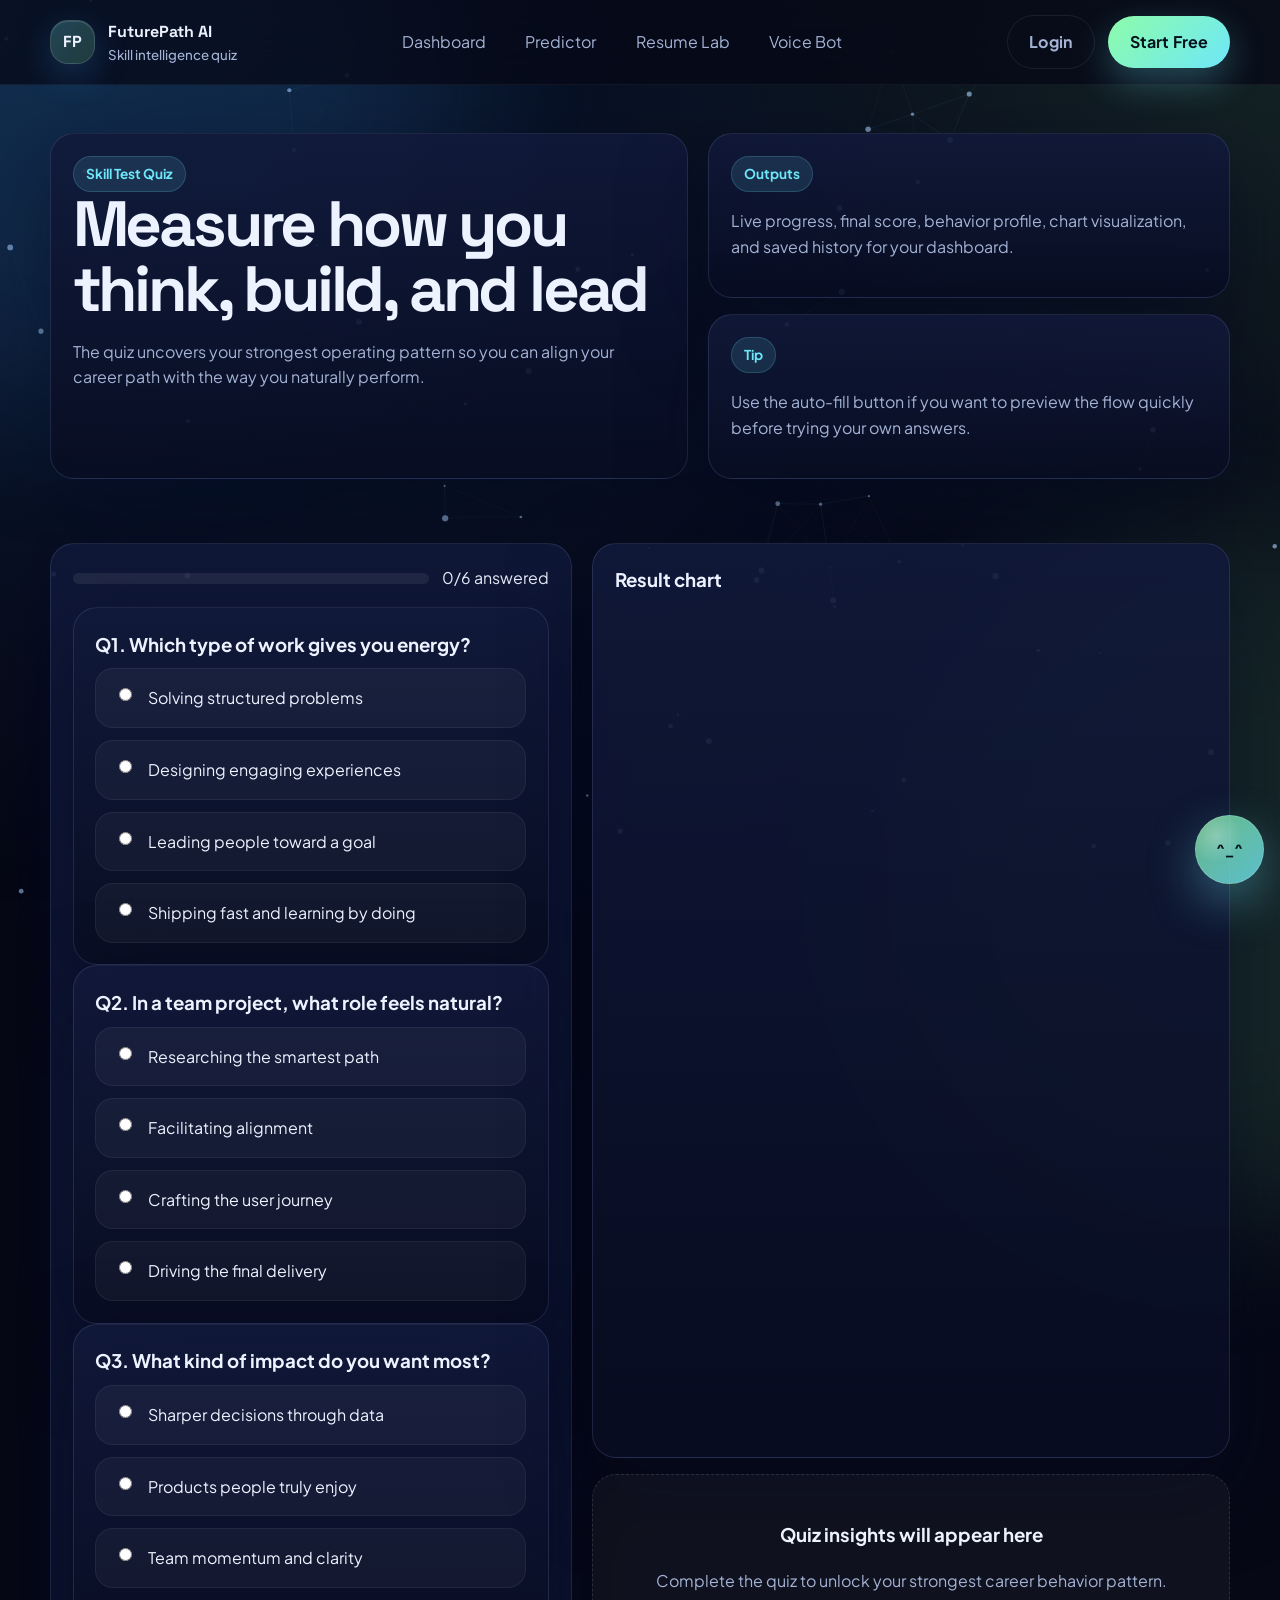
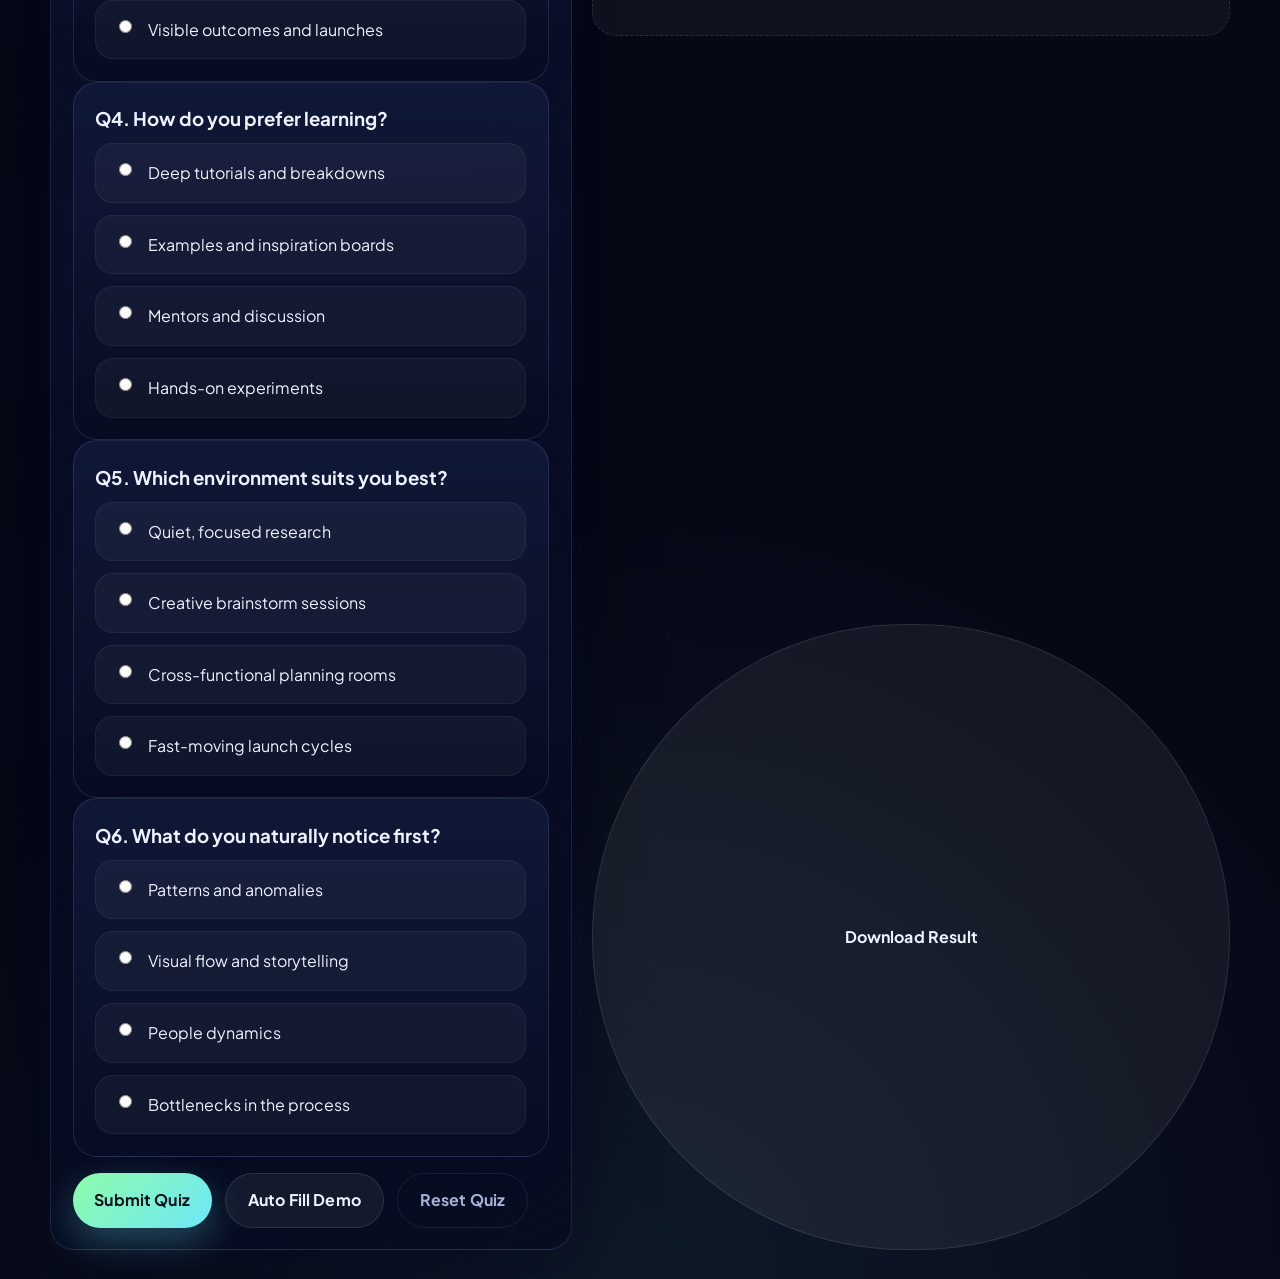
<file: skill-quiz.html>
<!DOCTYPE html>
<html lang="en">
  <head>
    <meta charset="UTF-8" />
    <meta name="viewport" content="width=device-width, initial-scale=1.0" />
    <title>Skill Test Quiz | FuturePath AI</title>
    <link rel="stylesheet" href="assets/css/styles.css" />
    <script src="assets/js/app.js" defer></script>
    <script src="assets/js/quiz.js" defer></script>
  </head>
  <body>
    <header class="site-header">
      <nav class="nav container">
        <a class="brand" href="index.html">
          <span class="brand-mark">FP</span>
          <span class="brand-copy">FuturePath AI<small>Skill intelligence quiz</small></span>
        </a>
        <button class="nav-toggle" aria-label="Open navigation">
          <span></span><span></span><span></span>
        </button>
        <div class="nav-links">
          <a href="dashboard.html">Dashboard</a>
          <a href="career-predictor.html">Predictor</a>
          <a href="resume-lab.html">Resume Lab</a>
          <a href="voice-chatbot.html">Voice Bot</a>
        </div>
        <div class="nav-actions">
          <a class="btn btn-ghost" href="login.html" data-auth-link>Login</a>
          <a class="btn btn-primary" href="signup.html" data-auth-cta>Start Free</a>
        </div>
      </nav>
    </header>

    <main>
      <section class="page-hero">
        <div class="container page-hero-grid">
          <div class="glass-card reveal">
            <span class="tag">Skill Test Quiz</span>
            <h1>Measure how you think, build, and lead</h1>
            <p>The quiz uncovers your strongest operating pattern so you can align your career path with the way you naturally perform.</p>
          </div>
          <div class="spotlight-card reveal">
            <div class="info-card">
              <span class="tag">Outputs</span>
              <p>Live progress, final score, behavior profile, chart visualization, and saved history for your dashboard.</p>
            </div>
            <div class="info-card">
              <span class="tag">Tip</span>
              <p>Use the auto-fill button if you want to preview the flow quickly before trying your own answers.</p>
            </div>
          </div>
        </div>
      </section>

      <section class="section">
        <div class="container quiz-layout">
          <div class="panel-card reveal">
            <div class="quiz-progress">
              <div class="progress-bar"><span id="quizProgressFill"></span></div>
              <span id="quizProgressLabel">0/0 answered</span>
            </div>
            <form id="quizForm">
              <div id="quizContainer"></div>
              <div class="button-row">
                <button class="btn btn-primary" type="submit">Submit Quiz</button>
                <button class="btn btn-secondary" type="button" id="autoFillQuiz">Auto Fill Demo</button>
                <button class="btn btn-ghost" type="button" id="resetQuiz">Reset Quiz</button>
              </div>
            </form>
          </div>

          <div class="spotlight-card reveal">
            <div class="chart-card">
              <h3>Result chart</h3>
              <canvas id="quizChart"></canvas>
            </div>
            <div id="quizResult">
              <div class="empty-state">
                <h3>Quiz insights will appear here</h3>
                <p>Complete the quiz to unlock your strongest career behavior pattern.</p>
              </div>
            </div>
            <button class="btn btn-secondary" type="button" id="downloadQuizReport">Download Result</button>
          </div>
        </div>
      </section>
    </main>
  </body>
</html>
</file>
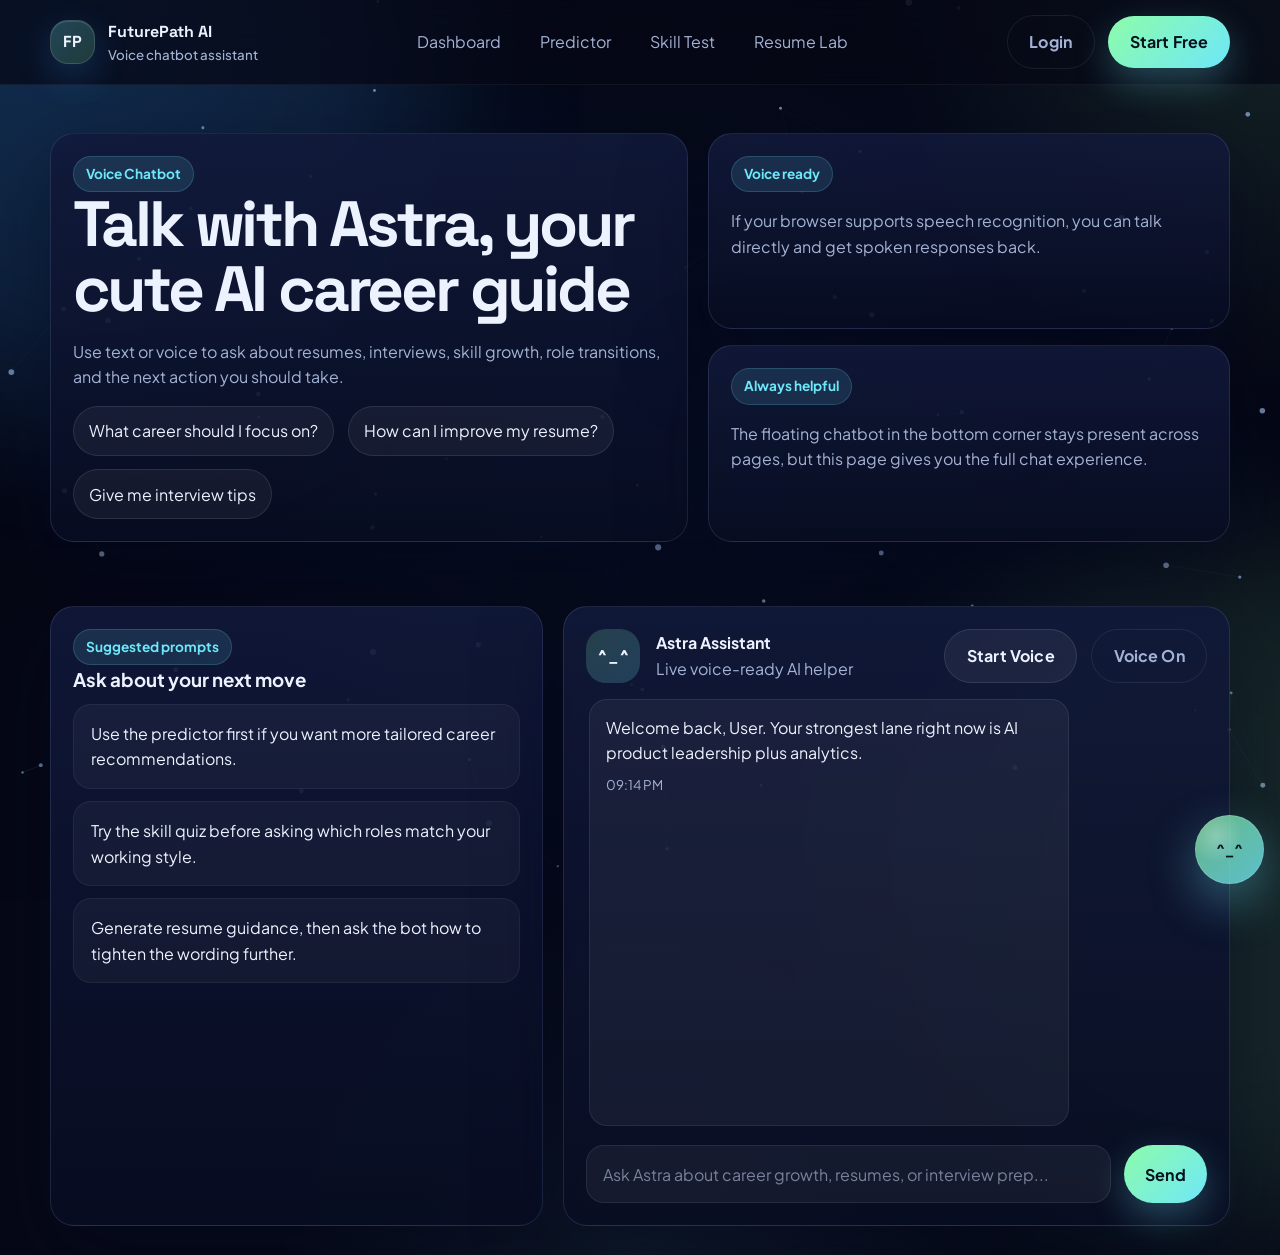
<file: voice-chatbot.html>
<!DOCTYPE html>
<html lang="en">
  <head>
    <meta charset="UTF-8" />
    <meta name="viewport" content="width=device-width, initial-scale=1.0" />
    <title>Voice Chatbot | FuturePath AI</title>
    <link rel="stylesheet" href="assets/css/styles.css" />
    <script src="assets/js/app.js" defer></script>
    <script src="assets/js/chatbot.js" defer></script>
  </head>
  <body>
    <header class="site-header">
      <nav class="nav container">
        <a class="brand" href="index.html">
          <span class="brand-mark">FP</span>
          <span class="brand-copy">FuturePath AI<small>Voice chatbot assistant</small></span>
        </a>
        <button class="nav-toggle" aria-label="Open navigation">
          <span></span><span></span><span></span>
        </button>
        <div class="nav-links">
          <a href="dashboard.html">Dashboard</a>
          <a href="career-predictor.html">Predictor</a>
          <a href="skill-quiz.html">Skill Test</a>
          <a href="resume-lab.html">Resume Lab</a>
        </div>
        <div class="nav-actions">
          <a class="btn btn-ghost" href="login.html" data-auth-link>Login</a>
          <a class="btn btn-primary" href="signup.html" data-auth-cta>Start Free</a>
        </div>
      </nav>
    </header>

    <main>
      <section class="page-hero">
        <div class="container page-hero-grid">
          <div class="glass-card reveal">
            <span class="tag">Voice Chatbot</span>
            <h1>Talk with Astra, your cute AI career guide</h1>
            <p>Use text or voice to ask about resumes, interviews, skill growth, role transitions, and the next action you should take.</p>
            <div class="chip-list">
              <button class="suggestion-chip" type="button">What career should I focus on?</button>
              <button class="suggestion-chip" type="button">How can I improve my resume?</button>
              <button class="suggestion-chip" type="button">Give me interview tips</button>
            </div>
          </div>
          <div class="spotlight-card reveal">
            <div class="info-card">
              <span class="tag">Voice ready</span>
              <p>If your browser supports speech recognition, you can talk directly and get spoken responses back.</p>
            </div>
            <div class="info-card">
              <span class="tag">Always helpful</span>
              <p>The floating chatbot in the bottom corner stays present across pages, but this page gives you the full chat experience.</p>
            </div>
          </div>
        </div>
      </section>

      <section class="section">
        <div class="container chat-layout">
          <article class="panel-card reveal">
            <span class="tag">Suggested prompts</span>
            <h3>Ask about your next move</h3>
            <div class="feature-stack">
              <div class="stack-item">Use the predictor first if you want more tailored career recommendations.</div>
              <div class="stack-item">Try the skill quiz before asking which roles match your working style.</div>
              <div class="stack-item">Generate resume guidance, then ask the bot how to tighten the wording further.</div>
            </div>
          </article>

          <article class="panel-card chat-window reveal">
            <div class="chat-header">
              <div class="help-row">
                <div class="chat-avatar" id="chatHeaderFace">^_^</div>
                <div>
                  <strong>Astra Assistant</strong>
                  <div class="form-help">Live voice-ready AI helper</div>
                </div>
              </div>
              <div class="button-row">
                <button class="btn btn-secondary" type="button" id="startListening">Start Voice</button>
                <button class="btn btn-ghost" type="button" id="toggleVoice">Voice On</button>
              </div>
            </div>
            <div class="chat-messages" id="chatMessages"></div>
            <form class="chat-composer" id="chatForm">
              <div class="chat-input-row">
                <input id="chatInput" type="text" placeholder="Ask Astra about career growth, resumes, or interview prep..." />
                <button class="btn btn-primary" type="submit">Send</button>
              </div>
            </form>
          </article>
        </div>
      </section>
    </main>
  </body>
</html>
</file>
<file: assets/css/styles.css>
@import url('https://fonts.googleapis.com/css2?family=Space+Grotesk:wght@400;500;700&family=Plus+Jakarta+Sans:wght@400;500;600;700;800&display=swap');

:root {
  --bg: #060816;
  --bg-soft: #0c1330;
  --surface: rgba(12, 19, 48, 0.72);
  --surface-strong: rgba(16, 25, 60, 0.96);
  --border: rgba(167, 186, 255, 0.14);
  --text: #edf2ff;
  --text-muted: #a4b3d5;
  --primary: #6ee7f9;
  --primary-strong: #3ca3ff;
  --secondary: #8dfca9;
  --warning: #ffd76f;
  --danger: #ff7d9f;
  --shadow: 0 28px 80px rgba(4, 10, 32, 0.5);
  --radius-xl: 32px;
  --radius-lg: 24px;
  --radius-md: 18px;
  --radius-sm: 14px;
  --max-width: 1180px;
  --header-height: 84px;
  --transition: 240ms ease;
}

*,
*::before,
*::after {
  box-sizing: border-box;
}

html {
  scroll-behavior: smooth;
}

body {
  margin: 0;
  font-family: "Plus Jakarta Sans", "Segoe UI", sans-serif;
  color: var(--text);
  background:
    radial-gradient(circle at top left, rgba(60, 163, 255, 0.15), transparent 28%),
    radial-gradient(circle at top right, rgba(141, 252, 169, 0.12), transparent 22%),
    radial-gradient(circle at bottom center, rgba(110, 231, 249, 0.08), transparent 26%),
    var(--bg);
  line-height: 1.6;
  min-height: 100vh;
  overflow-x: hidden;
}

body.nav-open {
  overflow: hidden;
}

img {
  max-width: 100%;
  display: block;
}

a {
  color: inherit;
  text-decoration: none;
}

code {
  padding: 0.15rem 0.4rem;
  border-radius: 8px;
  background: rgba(255, 255, 255, 0.07);
  border: 1px solid rgba(255, 255, 255, 0.07);
  font-family: "Space Grotesk", monospace;
  font-size: 0.92em;
}

button,
input,
select,
textarea {
  font: inherit;
}

button {
  cursor: pointer;
  border: 0;
}

canvas.background-canvas {
  position: fixed;
  inset: 0;
  width: 100%;
  height: 100%;
  z-index: -2;
  opacity: 0.85;
}

.site-shell::before,
.site-shell::after {
  content: "";
  position: fixed;
  width: 42rem;
  height: 42rem;
  border-radius: 50%;
  filter: blur(80px);
  opacity: 0.12;
  pointer-events: none;
  z-index: -1;
}

.site-shell::before {
  top: -16rem;
  left: -14rem;
  background: #3ca3ff;
  animation: floatBlob 18s ease-in-out infinite;
}

.site-shell::after {
  bottom: -20rem;
  right: -18rem;
  background: #8dfca9;
  animation: floatBlob 20s ease-in-out infinite reverse;
}

@keyframes floatBlob {
  0%,
  100% {
    transform: translate3d(0, 0, 0) scale(1);
  }
  50% {
    transform: translate3d(1rem, -2rem, 0) scale(1.08);
  }
}

.scroll-progress {
  position: fixed;
  top: 0;
  left: 0;
  height: 3px;
  width: 0;
  background: linear-gradient(90deg, var(--secondary), var(--primary), #a088ff);
  z-index: 1100;
  box-shadow: 0 0 18px rgba(110, 231, 249, 0.8);
}

.container {
  width: min(var(--max-width), calc(100% - 2rem));
  margin: 0 auto;
}

.site-header {
    position: sticky;
    top: 0;
    z-index: 1000;
    -webkit-backdrop-filter: blur(22px);
    backdrop-filter: blur(22px);
    background: rgba(6, 8, 22, 0.72);
    border-bottom: 1px solid rgba(255, 255, 255, 0.05);
}

.nav {
  min-height: var(--header-height);
  display: flex;
  align-items: center;
  justify-content: space-between;
  gap: 1rem;
}

.hero-grid > *,
.page-hero-grid > *,
.auth-layout > *,
.quiz-layout > *,
.chat-layout > *,
.dashboard-grid > *,
.admin-grid > *,
.feature-grid > *,
.stats-grid > *,
.prediction-grid > *,
.template-grid > *,
.footer-grid > * {
  min-width: 0;
}

.brand {
  display: flex;
  align-items: center;
  gap: 0.85rem;
  font-family: "Space Grotesk", sans-serif;
  font-weight: 700;
}

.brand-mark {
  width: 2.8rem;
  height: 2.8rem;
  border-radius: 18px;
  display: grid;
  place-items: center;
  background: linear-gradient(135deg, rgba(110, 231, 249, 0.25), rgba(141, 252, 169, 0.18));
  border: 1px solid rgba(255, 255, 255, 0.12);
  box-shadow: inset 0 1px 0 rgba(255, 255, 255, 0.12), 0 12px 35px rgba(60, 163, 255, 0.22);
}

.brand-copy small {
  display: block;
  color: var(--text-muted);
  font-family: "Plus Jakarta Sans", sans-serif;
  font-weight: 500;
}

.nav-links,
.nav-actions {
  display: flex;
  align-items: center;
  gap: 0.85rem;
}

.nav-links a {
  color: var(--text-muted);
  padding: 0.55rem 0.8rem;
  border-radius: 999px;
  transition: color var(--transition), background var(--transition);
}

.nav-links a:hover,
.nav-links a:focus-visible {
  color: var(--text);
  background: rgba(255, 255, 255, 0.05);
}

.nav-toggle {
  display: none;
  width: 3rem;
  height: 3rem;
  border-radius: 16px;
  background: rgba(255, 255, 255, 0.05);
  border: 1px solid rgba(255, 255, 255, 0.08);
  flex-direction: column;
  justify-content: center;
  gap: 0.3rem;
  padding: 0;
}

.nav-toggle span {
  width: 1.3rem;
  height: 2px;
  margin: 0 auto;
  background: var(--text);
  border-radius: 99px;
}

.btn {
  position: relative;
  display: inline-flex;
  align-items: center;
  justify-content: center;
  gap: 0.55rem;
  padding: 0.85rem 1.35rem;
  border-radius: 999px;
  font-weight: 700;
  letter-spacing: 0.01em;
  transition:
    transform var(--transition),
    box-shadow var(--transition),
    border-color var(--transition),
    background var(--transition),
    color var(--transition);
  overflow: hidden;
  isolation: isolate;
  text-align: center;
  white-space: normal;
}

.btn::before {
  content: "";
  position: absolute;
  inset: 0;
  background: linear-gradient(120deg, transparent, rgba(255, 255, 255, 0.2), transparent);
  transform: translateX(-120%);
  transition: transform 0.65s ease;
  z-index: -1;
}

.btn:hover::before,
.btn:focus-visible::before {
  transform: translateX(120%);
}

.btn:hover,
.btn:focus-visible {
  transform: translateY(-3px);
}

.btn-primary {
  color: #05121e;
  background: linear-gradient(135deg, var(--secondary), var(--primary));
  box-shadow: 0 14px 36px rgba(110, 231, 249, 0.28);
}

.btn-primary:hover,
.btn-primary:focus-visible {
  box-shadow: 0 20px 42px rgba(110, 231, 249, 0.34);
}

.btn-secondary {
  color: var(--text);
  background: rgba(255, 255, 255, 0.06);
  border: 1px solid rgba(255, 255, 255, 0.1);
}

.btn-secondary:hover,
.btn-secondary:focus-visible {
  background: rgba(255, 255, 255, 0.09);
  border-color: rgba(110, 231, 249, 0.28);
}

.btn-ghost {
  color: var(--text-muted);
  background: transparent;
  border: 1px solid rgba(255, 255, 255, 0.08);
}

.btn-ghost:hover,
.btn-ghost:focus-visible {
  color: var(--text);
  border-color: rgba(255, 255, 255, 0.18);
  background: rgba(255, 255, 255, 0.04);
}

.btn-block {
  width: 100%;
}

.suggestion-chip {
  border-radius: 999px;
  padding: 0.7rem 0.95rem;
  color: var(--text);
  background: rgba(255, 255, 255, 0.05);
  border: 1px solid rgba(255, 255, 255, 0.1);
  transition: background var(--transition), transform var(--transition), border-color var(--transition);
}

.suggestion-chip:hover,
.suggestion-chip:focus-visible {
  background: rgba(110, 231, 249, 0.14);
  border-color: rgba(110, 231, 249, 0.25);
  transform: translateY(-2px);
}

.pill {
  display: inline-flex;
  align-items: center;
  gap: 0.4rem;
  border-radius: 999px;
  padding: 0.45rem 0.8rem;
  background: rgba(255, 255, 255, 0.05);
  color: var(--text-muted);
  border: 1px solid rgba(255, 255, 255, 0.08);
  font-size: 0.9rem;
}

.tag {
  display: inline-flex;
  align-items: center;
  padding: 0.4rem 0.75rem;
  border-radius: 999px;
  background: rgba(110, 231, 249, 0.12);
  color: var(--primary);
  border: 1px solid rgba(110, 231, 249, 0.18);
  font-size: 0.85rem;
  font-weight: 700;
}

.hero,
.page-hero {
  padding: 3rem 0 2rem;
}

.hero-grid,
.page-hero-grid,
.auth-layout,
.quiz-layout,
.chat-layout {
  display: grid;
  gap: 1.3rem;
}

.hero-grid,
.page-hero-grid {
  grid-template-columns: 1.1fr 0.9fr;
  align-items: stretch;
}

.eyebrow {
  display: inline-flex;
  align-items: center;
  gap: 0.6rem;
  padding: 0.45rem 0.8rem;
  margin-bottom: 1.1rem;
  border-radius: 999px;
  background: rgba(60, 163, 255, 0.12);
  color: #d9e9ff;
  border: 1px solid rgba(60, 163, 255, 0.22);
}

.hero h1,
.page-hero h1,
.auth-title {
  font-family: "Space Grotesk", sans-serif;
  font-size: clamp(2.7rem, 5vw, 4.6rem);
  line-height: 1.02;
  letter-spacing: -0.05em;
  margin: 0 0 1rem;
}

.hero p,
.page-hero p,
.section-header p {
  color: var(--text-muted);
  max-width: 60ch;
}

.hero-actions,
.cta-row,
.button-row,
.highlight-list,
.chip-list {
  display: flex;
  flex-wrap: wrap;
  gap: 0.85rem;
}

.hero-metrics,
.preview-stats,
.score-list,
.stats-grid,
.feature-grid,
.dashboard-grid,
.admin-grid,
.prediction-grid,
.template-grid,
.footer-grid,
.field-grid {
  display: grid;
  gap: 1rem;
}

.hero-metrics,
.preview-stats,
.score-list {
  grid-template-columns: repeat(3, minmax(0, 1fr));
}

.metric-chip,
.glass-card,
.info-card,
.chart-card,
.feature-card,
.insight-card,
.testimonial-card,
.timeline-card,
.quick-card,
.auth-card,
.stat-card,
.panel-card,
.result-card,
.recommendation-card,
.resume-card,
.access-card,
.table-card,
.question-card {
  background: linear-gradient(180deg, rgba(17, 25, 58, 0.9), rgba(8, 13, 34, 0.9));
  border: 1px solid var(--border);
  border-radius: var(--radius-lg);
  box-shadow: var(--shadow);
}

.metric-chip,
.glass-card,
.info-card,
.chart-card,
.feature-card,
.insight-card,
.testimonial-card,
.timeline-card,
.quick-card,
.auth-card,
.stat-card,
.panel-card,
.result-card,
.recommendation-card,
.resume-card,
.access-card,
.table-card,
.question-card {
  padding: 1.35rem;
}

.metric-chip strong,
.mini-stat strong,
.stat-card .value,
.insight-card .value {
  display: block;
  font-size: 1.8rem;
  font-family: "Space Grotesk", sans-serif;
}

.metric-chip span,
.mini-stat span,
.form-help,
.empty-state p,
.feature-card p,
.info-card p,
.quick-card p,
.chart-card p,
.panel-card p,
.stat-card p,
.insight-card p,
.testimonial-card p,
.timeline-card p {
  color: var(--text-muted);
}

.dashboard-preview,
.spotlight-card,
.chat-window,
.dashboard-list,
.admin-table {
  display: grid;
  gap: 1rem;
}

.preview-topbar,
.legend-item,
.progress-item,
.activity-item,
.table-row,
.table-header,
.chat-header,
.help-row,
.footer-actions {
  display: flex;
  align-items: center;
  justify-content: space-between;
  gap: 1rem;
}

.status-dot {
  display: inline-flex;
  align-items: center;
  gap: 0.5rem;
  color: var(--secondary);
  font-size: 0.9rem;
}

.status-dot::before {
  content: "";
  width: 0.55rem;
  height: 0.55rem;
  border-radius: 50%;
  background: currentColor;
  box-shadow: 0 0 12px currentColor;
}

.mini-stat,
.score-item {
  padding: 1rem;
  border-radius: 20px;
  background: rgba(255, 255, 255, 0.04);
  border: 1px solid rgba(255, 255, 255, 0.06);
}

.mini-chart {
  height: 220px;
  border-radius: 24px;
  padding: 1rem;
  background:
    linear-gradient(180deg, rgba(255, 255, 255, 0.04), transparent),
    rgba(255, 255, 255, 0.02);
  border: 1px solid rgba(255, 255, 255, 0.06);
}

.section {
  padding: 2rem 0 1.8rem;
}

.section-header {
  display: flex;
  align-items: end;
  justify-content: space-between;
  gap: 1rem;
  margin-bottom: 1.5rem;
}

.section-header h2,
.section-header h3,
.feature-card h3,
.info-card h3,
.chart-card h3,
.quick-card h3,
.panel-card h3,
.stat-card h3,
.insight-card h3 {
  margin-top: 0;
  margin-bottom: 0.55rem;
}

.section-header h2,
.section-header h3 {
  font-size: clamp(1.7rem, 3vw, 2.4rem);
  font-family: "Space Grotesk", sans-serif;
}

.stats-grid,
.feature-grid,
.dashboard-grid,
.admin-grid,
.prediction-grid,
.template-grid {
  grid-template-columns: repeat(12, minmax(0, 1fr));
}

.feature-card,
.timeline-card,
.testimonial-card,
.info-card,
.quick-card,
.chart-card,
.panel-card,
.stat-card,
.insight-card,
.tilt-card {
  transition:
    transform 260ms ease,
    border-color 260ms ease,
    box-shadow 260ms ease,
    background 260ms ease;
}

.feature-card:hover,
.timeline-card:hover,
.testimonial-card:hover,
.info-card:hover,
.quick-card:hover,
.chart-card:hover,
.panel-card:hover,
.stat-card:hover,
.insight-card:hover,
.tilt-card:hover {
  transform: translateY(-6px);
  border-color: rgba(110, 231, 249, 0.28);
  box-shadow: 0 30px 80px rgba(4, 10, 32, 0.62);
}

.icon-badge {
  width: 3rem;
  height: 3rem;
  border-radius: 18px;
  display: grid;
  place-items: center;
  background: linear-gradient(135deg, rgba(110, 231, 249, 0.18), rgba(141, 252, 169, 0.16));
  color: var(--primary);
  font-weight: 800;
  margin-bottom: 1rem;
}

.col-3 { grid-column: span 3; }
.col-4 { grid-column: span 4; }
.col-5 { grid-column: span 5; }
.col-6 { grid-column: span 6; }
.col-7 { grid-column: span 7; }
.col-8 { grid-column: span 8; }
.col-12 { grid-column: span 12; }

.timeline {
  position: relative;
  padding-left: 1.2rem;
}

.timeline::before {
  content: "";
  position: absolute;
  left: 0.1rem;
  top: 0.5rem;
  bottom: 0.5rem;
  width: 2px;
  background: linear-gradient(180deg, var(--primary), transparent);
}

.timeline-item {
  position: relative;
  padding-left: 1.25rem;
  margin-bottom: 1.2rem;
}

.timeline-item::before {
  content: "";
  position: absolute;
  left: -0.25rem;
  top: 0.3rem;
  width: 0.7rem;
  height: 0.7rem;
  border-radius: 50%;
  background: var(--secondary);
  box-shadow: 0 0 16px rgba(141, 252, 169, 0.9);
}

.timeline-item strong {
  display: block;
}

.chart-card canvas,
.chart-panel canvas {
  width: 100%;
  height: 260px;
  display: block;
}

.chart-card.tall canvas {
  height: 320px;
}

.chart-legend,
.progress-list,
.faq-list,
.activity-list,
.resume-output {
  display: grid;
  gap: 0.8rem;
}

.progress-bar,
.mini-progress,
.password-meter {
  width: 100%;
  height: 0.7rem;
  border-radius: 999px;
  background: rgba(255, 255, 255, 0.07);
  overflow: hidden;
}

.password-meter {
  height: 0.45rem;
}

.progress-bar span,
.mini-progress span,
.password-meter span {
  display: block;
  height: 100%;
  width: 0;
  border-radius: inherit;
  background: linear-gradient(90deg, var(--secondary), var(--primary));
  box-shadow: 0 0 16px rgba(110, 231, 249, 0.3);
}

.auth-shell {
  min-height: calc(100vh - var(--header-height));
  display: grid;
  align-items: center;
  padding: 2rem 0 3rem;
}

.auth-layout {
  grid-template-columns: 0.95fr 1.05fr;
}

.auth-title {
  font-size: clamp(2.2rem, 4vw, 3.4rem);
}

.feature-stack,
.checkbox-group,
.radio-group,
.option-grid,
.floating-links {
  display: grid;
  gap: 0.75rem;
}

.feature-stack .stack-item,
.checkbox-card,
.radio-card,
.quiz-card,
.table-row {
  padding: 1rem 1.1rem;
  border-radius: 18px;
  background: rgba(255, 255, 255, 0.04);
  border: 1px solid rgba(255, 255, 255, 0.06);
}

form {
  display: grid;
  gap: 1rem;
}

.field-grid,
.grid-2,
.grid-3 {
  display: grid;
  gap: 1rem;
}

.field-grid,
.grid-2 {
  grid-template-columns: repeat(2, minmax(0, 1fr));
}

.grid-3 {
  grid-template-columns: repeat(3, minmax(0, 1fr));
}

.field {
  display: grid;
  gap: 0.45rem;
}

.field label,
.field legend {
  font-weight: 700;
  color: #f7fbff;
}

.field input,
.field select,
.field textarea,
.chat-input-row input {
  width: 100%;
  padding: 0.95rem 1rem;
  border-radius: 18px;
  border: 1px solid rgba(255, 255, 255, 0.08);
  background: rgba(255, 255, 255, 0.05);
  color: var(--text);
  outline: none;
  transition: border-color var(--transition), background var(--transition), box-shadow var(--transition);
}

.field input::placeholder,
.field textarea::placeholder,
.chat-input-row input::placeholder {
  color: rgba(200, 213, 242, 0.56);
}

.field input:focus,
.field select:focus,
.field textarea:focus,
.chat-input-row input:focus {
  border-color: rgba(110, 231, 249, 0.45);
  background: rgba(255, 255, 255, 0.08);
  box-shadow: 0 0 0 4px rgba(110, 231, 249, 0.08);
}

.field textarea {
  resize: vertical;
  min-height: 120px;
}

.checkbox-card,
.radio-card,
.quiz-card {
  display: flex;
  gap: 0.8rem;
  align-items: flex-start;
  transition: border-color var(--transition), transform var(--transition), background var(--transition);
}

.checkbox-card:hover,
.radio-card:hover,
.quiz-card:hover {
  transform: translateY(-2px);
  border-color: rgba(110, 231, 249, 0.2);
}

.dashboard-grid,
.admin-grid {
  align-items: start;
}

.mobile-dock {
  position: sticky;
  bottom: 1rem;
  display: grid;
  grid-template-columns: repeat(4, minmax(0, 1fr));
  gap: 0.7rem;
  padding: 0.7rem;
  margin-top: 1.5rem;
  border-radius: 999px;
  background: rgba(10, 16, 40, 0.88);
  -webkit-backdrop-filter: blur(20px);
  backdrop-filter: blur(20px);
  border: 1px solid rgba(255, 255, 255, 0.08);
}

.mobile-dock a {
  text-align: center;
  padding: 0.7rem 0.4rem;
  border-radius: 999px;
  color: var(--text-muted);
  transition: background var(--transition), color var(--transition);
}

.mobile-dock a:hover,
.mobile-dock a:focus-visible {
  background: rgba(110, 231, 249, 0.12);
  color: var(--text);
}

.confidence-badge,
.badge {
  display: inline-flex;
  align-items: center;
  gap: 0.4rem;
  padding: 0.45rem 0.75rem;
  border-radius: 999px;
  font-weight: 700;
}

.confidence-badge,
.badge.success {
  background: rgba(141, 252, 169, 0.12);
  color: var(--secondary);
}

.badge.primary {
  background: rgba(110, 231, 249, 0.12);
  color: var(--primary);
}

.badge.warning {
  background: rgba(255, 215, 111, 0.12);
  color: var(--warning);
}

.badge {
  color: var(--text-muted);
  background: rgba(255, 255, 255, 0.07);
  font-size: 0.85rem;
}

.resume-output {
  padding-left: 1.1rem;
}

.quiz-layout {
  grid-template-columns: 0.9fr 1.1fr;
}

.quiz-progress {
  display: flex;
  align-items: center;
  gap: 0.8rem;
  margin-bottom: 1rem;
}

.quiz-progress .progress-bar {
  flex: 1;
}

.chat-layout {
  grid-template-columns: 0.85fr 1.15fr;
}

.chat-window {
  display: flex;
  flex-direction: column;
  gap: 0;
  min-height: 620px;
}

.chat-avatar {
  width: 3.4rem;
  height: 3.4rem;
  border-radius: 20px;
  display: grid;
  place-items: center;
  background: linear-gradient(135deg, rgba(141, 252, 169, 0.18), rgba(110, 231, 249, 0.2));
  font-weight: 700;
}

.chat-messages {
  flex: 1;
  overflow: auto;
  padding: 1rem 0.2rem 0.5rem;
  display: grid;
  gap: 0.9rem;
}

.message {
  max-width: 78%;
  padding: 0.9rem 1rem;
  border-radius: 18px;
  position: relative;
}

.message.user {
  margin-left: auto;
  background: linear-gradient(135deg, rgba(110, 231, 249, 0.18), rgba(60, 163, 255, 0.2));
  border: 1px solid rgba(110, 231, 249, 0.18);
}

.message.bot {
  background: rgba(255, 255, 255, 0.05);
  border: 1px solid rgba(255, 255, 255, 0.08);
}

.message small {
  display: block;
  color: var(--text-muted);
  margin-top: 0.5rem;
}

.chat-composer {
  display: grid;
  gap: 0.8rem;
  padding-top: 0.7rem;
}

.chat-input-row {
  display: flex;
  gap: 0.8rem;
}

.chat-input-row input {
  flex: 1;
  min-width: 0;
}

.empty-state {
  padding: 1.6rem;
  text-align: center;
  border-radius: var(--radius-lg);
  background: rgba(255, 255, 255, 0.04);
  border: 1px dashed rgba(255, 255, 255, 0.12);
}

.faq-item {
  border-radius: 20px;
  background: rgba(255, 255, 255, 0.04);
  border: 1px solid rgba(255, 255, 255, 0.07);
  overflow: hidden;
}

.faq-toggle {
  width: 100%;
  display: flex;
  justify-content: space-between;
  gap: 1rem;
  padding: 1rem 1.15rem;
  color: var(--text);
  background: transparent;
}

.faq-content {
  max-height: 0;
  overflow: hidden;
  transition: max-height 0.35s ease, padding 0.35s ease;
  padding: 0 1.15rem;
}

.faq-item.open .faq-content {
  max-height: 300px;
  padding: 0 1.15rem 1rem;
}

.site-footer {
  padding: 2.5rem 0 3.5rem;
}

.footer-grid {
  grid-template-columns: 1.2fr 0.8fr 0.8fr 0.8fr;
  align-items: start;
}

.footer-copy p,
.footer-links a {
  color: var(--text-muted);
}

.footer-links {
  display: grid;
  gap: 0.75rem;
}

.footer-links a:hover,
.footer-links a:focus-visible {
  color: var(--text);
}

.reveal {
  opacity: 0;
  transform: translateY(24px);
  transition: opacity 0.65s ease, transform 0.65s ease;
}

.reveal.is-visible {
  opacity: 1;
  transform: translateY(0);
}

.toast-root {
  position: fixed;
  right: 1rem;
  bottom: 1rem;
  display: grid;
  gap: 0.7rem;
  z-index: 1200;
}

.toast {
  min-width: 260px;
  max-width: 360px;
  padding: 0.9rem 1rem;
  border-radius: 18px;
  color: var(--text);
  border: 1px solid rgba(255, 255, 255, 0.08);
  background: rgba(12, 19, 48, 0.96);
  box-shadow: 0 16px 38px rgba(0, 0, 0, 0.26);
}

.toast.success {
  border-color: rgba(141, 252, 169, 0.25);
}

.toast.error {
  border-color: rgba(255, 125, 159, 0.28);
}

.chatbot-launcher {
  position: fixed;
  right: 1rem;
  bottom: 1rem;
  z-index: 1150;
  display: grid;
  justify-items: end;
  gap: 0.8rem;
}

.chatbot-panel-float {
  width: min(92vw, 320px);
  padding: 1rem;
  border-radius: 24px;
  background: rgba(12, 19, 48, 0.92);
  border: 1px solid rgba(255, 255, 255, 0.08);
  box-shadow: var(--shadow);
  transform-origin: bottom right;
  transform: scale(0.92);
  opacity: 0;
  pointer-events: none;
  transition: transform 220ms ease, opacity 220ms ease;
}

.chatbot-launcher.open .chatbot-panel-float {
  transform: scale(1);
  opacity: 1;
  pointer-events: auto;
}

.chatbot-orb {
  width: 4.3rem;
  height: 4.3rem;
  border-radius: 50%;
  border: 1px solid rgba(255, 255, 255, 0.14);
  background:
    radial-gradient(circle at 30% 30%, rgba(255, 255, 255, 0.25), transparent 40%),
    linear-gradient(135deg, rgba(141, 252, 169, 0.7), rgba(110, 231, 249, 0.8));
  color: #02111d;
  box-shadow: 0 18px 48px rgba(110, 231, 249, 0.36);
  animation: pulseOrb 3.2s ease-in-out infinite;
}

.chatbot-face {
  display: inline-block;
  font-family: "Space Grotesk", sans-serif;
  font-weight: 700;
  font-size: 0.92rem;
}

@keyframes pulseOrb {
  0%,
  100% {
    transform: translateY(0) scale(1);
  }
  50% {
    transform: translateY(-6px) scale(1.04);
  }
}

@media (max-width: 1080px) {
  .hero-grid,
  .page-hero-grid,
  .auth-layout,
  .quiz-layout,
  .chat-layout {
    grid-template-columns: 1fr;
  }

  .footer-grid {
    grid-template-columns: repeat(2, minmax(0, 1fr));
  }

  .col-3,
  .col-4,
  .col-5,
  .col-6,
  .col-7,
  .col-8 {
    grid-column: span 6;
  }
}

@media (max-width: 860px) {
  .nav-toggle {
    display: inline-flex;
  }

  .nav {
    flex-wrap: wrap;
    padding: 0.7rem 0;
  }

  .brand {
    flex: 1;
    min-width: 0;
  }

  .brand-copy {
    min-width: 0;
  }

  .nav-links,
  .nav-actions {
    position: static;
    width: 100%;
    background: rgba(8, 13, 34, 0.96);
    border: 1px solid rgba(255, 255, 255, 0.08);
    border-radius: 24px;
    padding: 1rem;
    -webkit-backdrop-filter: blur(18px);
    backdrop-filter: blur(18px);
    display: none;
  }

  .nav-links {
    flex-direction: column;
    align-items: stretch;
    margin-top: 0.35rem;
  }

  .nav-actions {
    flex-direction: column;
    align-items: stretch;
    margin-top: 0.75rem;
  }

  body.nav-open .nav-links,
  body.nav-open .nav-actions {
    display: flex;
  }

  .nav-links a,
  .nav-actions a,
  .nav-actions .btn {
    width: 100%;
    justify-content: center;
  }

  .hero-metrics,
  .preview-stats,
  .score-list,
  .grid-3 {
    grid-template-columns: 1fr;
  }

  .field-grid,
  .grid-2 {
    grid-template-columns: 1fr;
  }

  .col-3,
  .col-4,
  .col-5,
  .col-6,
  .col-7,
  .col-8,
  .col-12 {
    grid-column: span 12;
  }
}

@media (max-width: 640px) {
  :root {
    --header-height: 76px;
    --radius-lg: 22px;
  }

  body {
    font-size: 0.96rem;
  }

  .container {
    width: min(var(--max-width), calc(100% - 1rem));
  }

  .brand {
    gap: 0.65rem;
  }

  .brand-mark {
    width: 2.45rem;
    height: 2.45rem;
    border-radius: 14px;
  }

  .brand-copy {
    font-size: 0.98rem;
  }

  .brand-copy small {
    display: none;
  }

  .hero h1,
  .page-hero h1 {
    font-size: clamp(2.15rem, 11vw, 3rem);
  }

  .hero,
  .page-hero,
  .auth-shell {
    padding-top: 1.5rem;
  }

  .section {
    padding: 1.4rem 0 1.25rem;
  }

  .hero-actions,
  .button-row,
  .cta-row {
    flex-direction: column;
    align-items: stretch;
  }

  .hero-actions > *,
  .button-row > *,
  .cta-row > * {
    width: 100%;
  }

  .chip-list {
    flex-direction: column;
    align-items: stretch;
  }

  .chip-list > * {
    width: 100%;
    justify-content: center;
  }

  .section-header,
  .table-header,
  .help-row,
  .footer-actions,
  .chat-header,
  .quiz-progress,
  .chat-input-row,
  .preview-topbar,
  .legend-item,
  .progress-item,
  .activity-item,
  .table-row {
    flex-direction: column;
    align-items: stretch;
  }

  .table-row,
  .legend-item,
  .progress-item,
  .activity-item {
    gap: 0.6rem;
  }

  .quiz-progress .progress-bar {
    width: 100%;
  }

  .mini-chart,
  .chart-card canvas,
  .chart-panel canvas {
    height: 220px;
  }

  .footer-grid {
    grid-template-columns: 1fr;
  }

  .message {
    max-width: 100%;
  }

  .chat-window {
    min-height: 540px;
  }

  .chatbot-launcher {
    right: 0.75rem;
    bottom: 0.75rem;
  }

  .chatbot-orb {
    width: 3.75rem;
    height: 3.75rem;
  }

  .chatbot-panel-float {
    width: min(92vw, 290px);
  }

  .toast-root {
    left: 0.75rem;
    right: 0.75rem;
    bottom: 0.75rem;
  }

  .toast {
    min-width: 0;
    max-width: none;
    width: 100%;
  }

  .mobile-dock {
    grid-template-columns: repeat(2, minmax(0, 1fr));
    border-radius: 28px;
    bottom: 0.5rem;
    gap: 0.5rem;
    padding: 0.6rem;
  }

  .mobile-dock a {
    padding: 0.65rem 0.3rem;
  }
}

@media (max-width: 420px) {
  .container {
    width: min(var(--max-width), calc(100% - 0.75rem));
  }

  .hero h1,
  .page-hero h1,
  .auth-title {
    font-size: clamp(1.9rem, 10vw, 2.55rem);
  }

  .btn,
  .suggestion-chip {
    padding-inline: 1rem;
  }

  .chat-window {
    min-height: 500px;
  }
}
</file>
